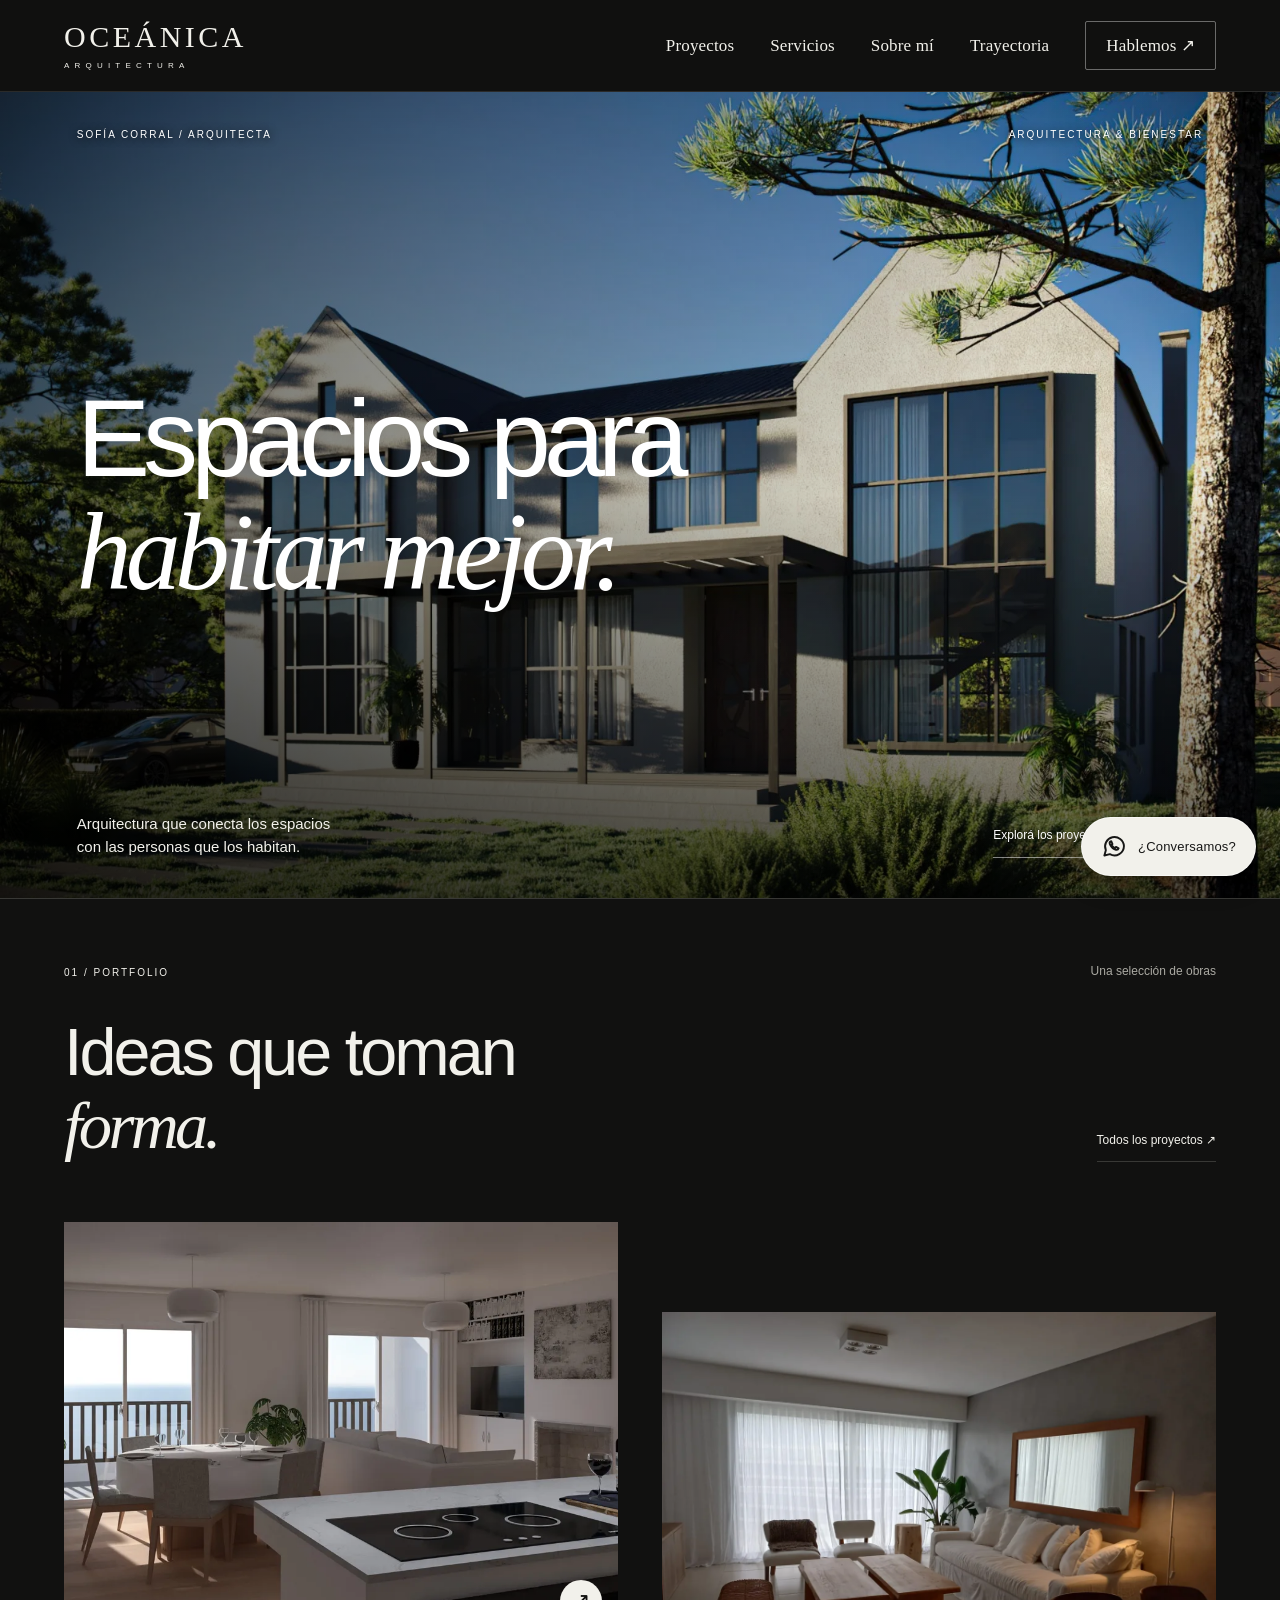
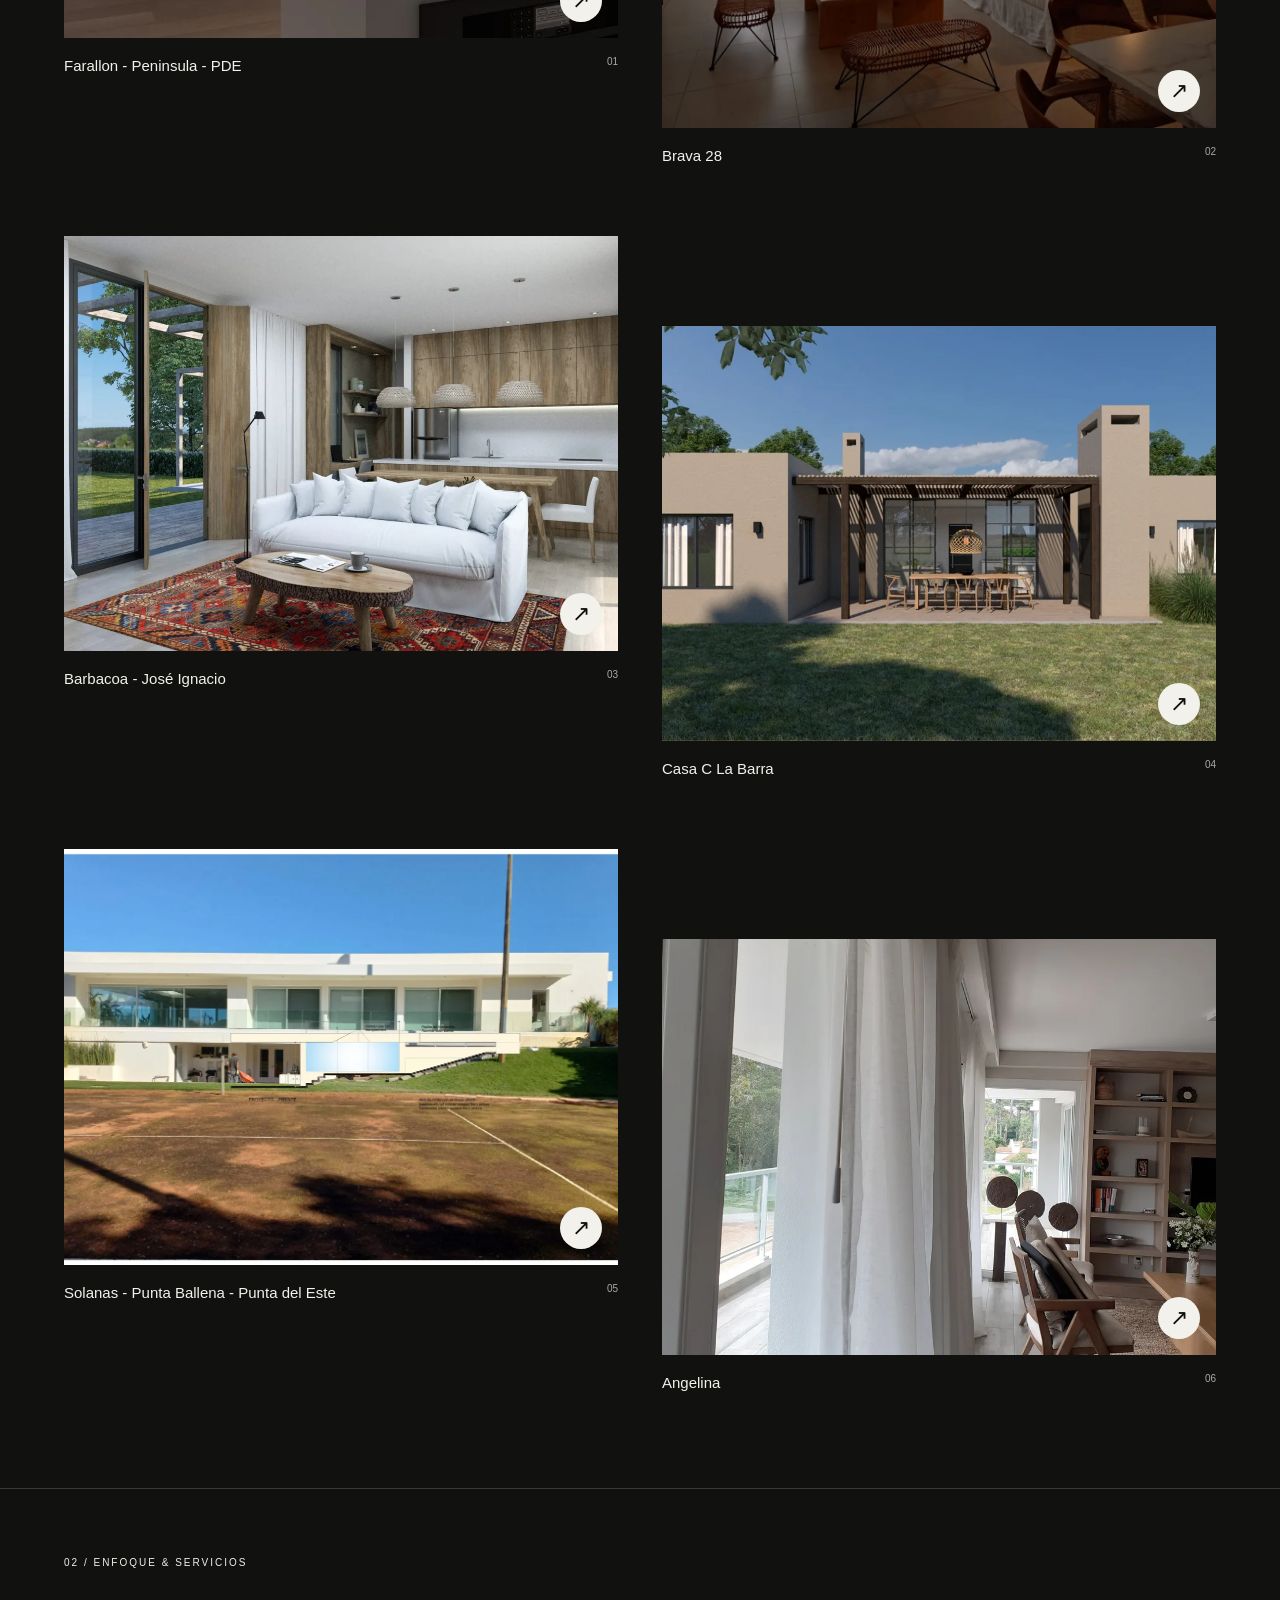
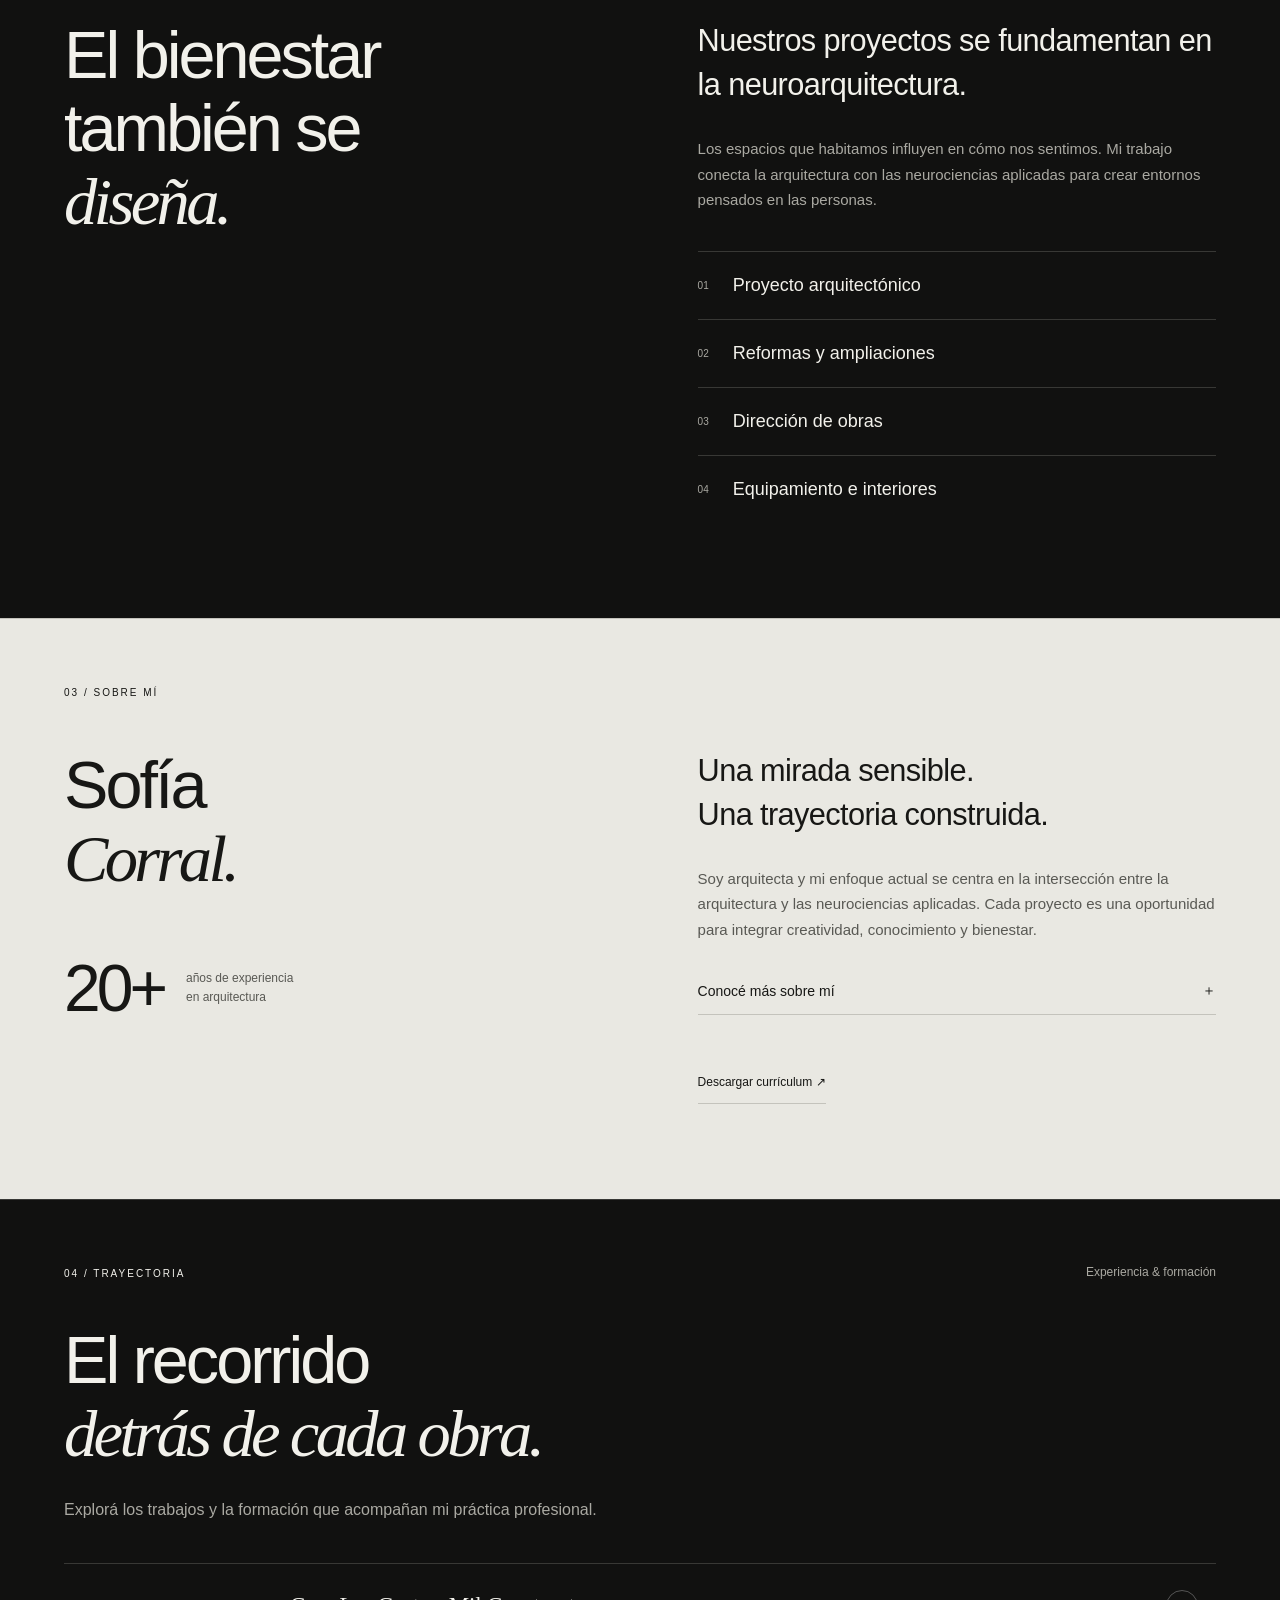
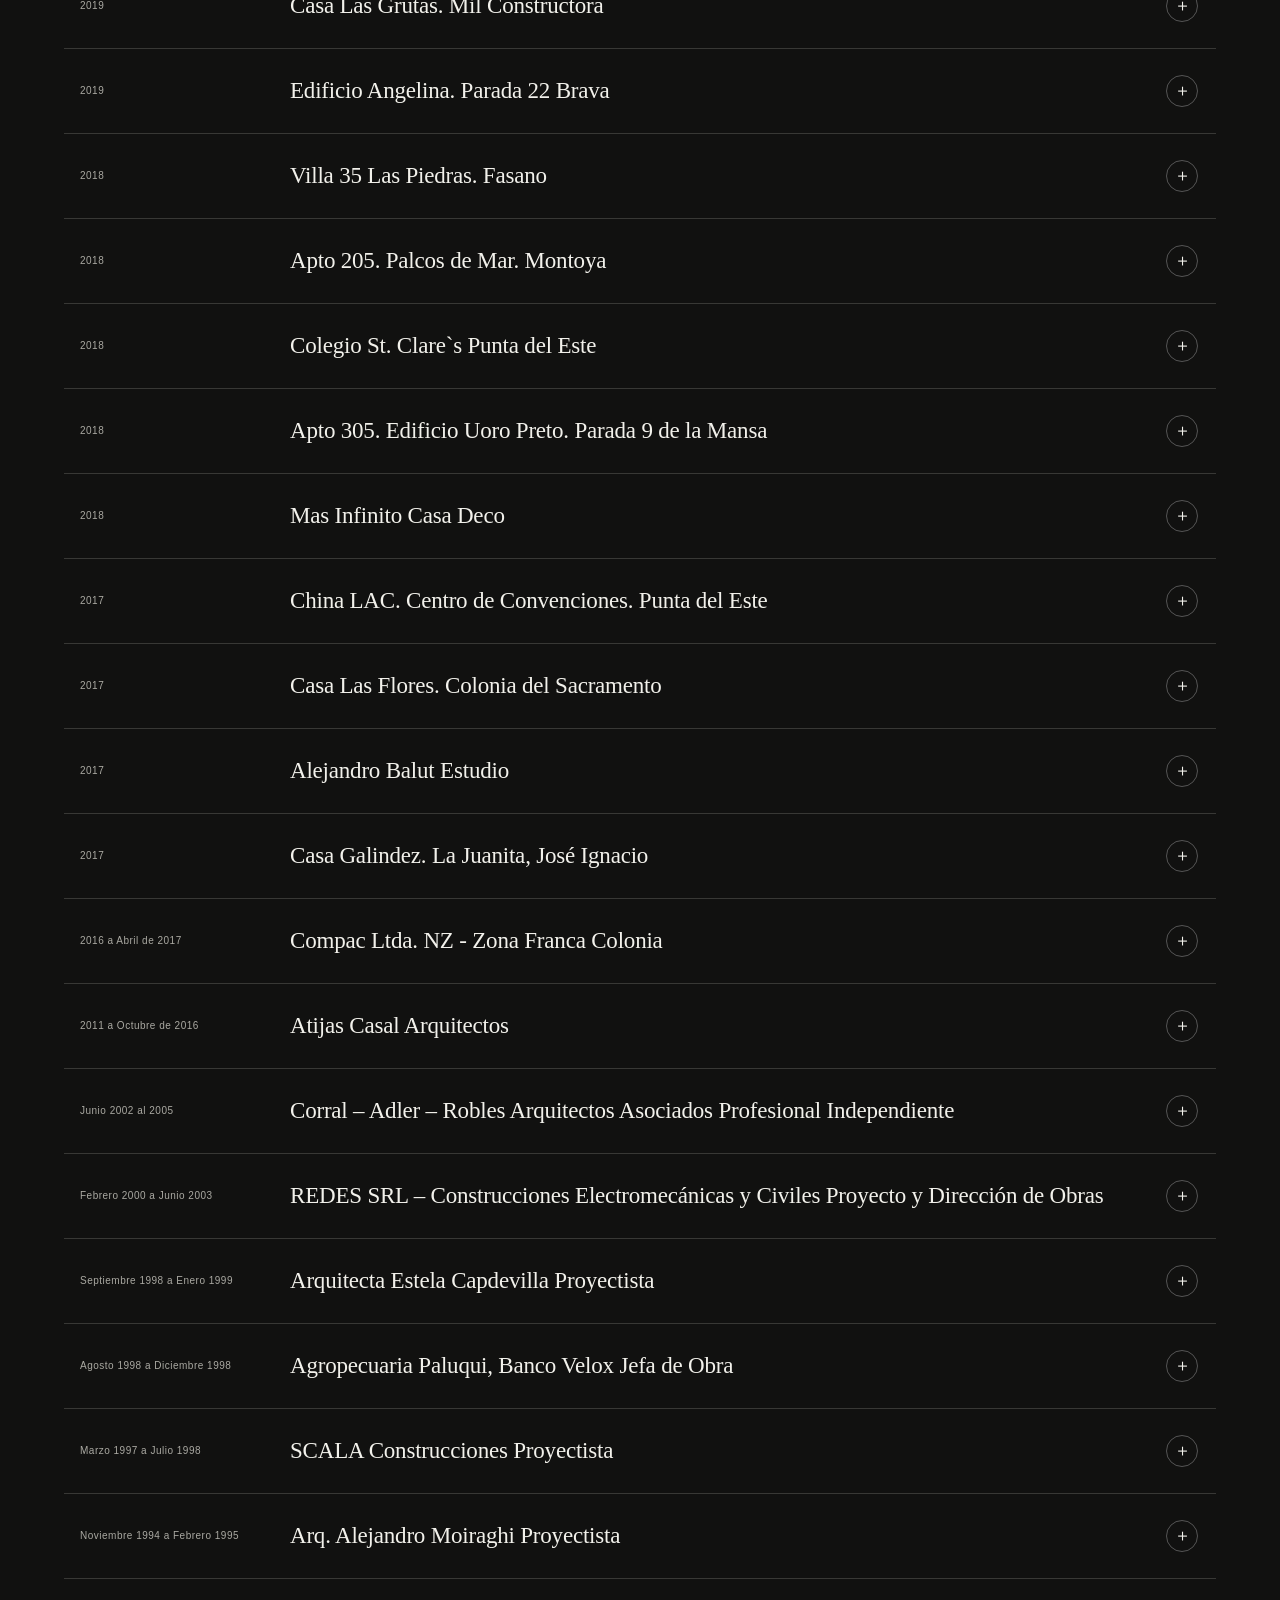
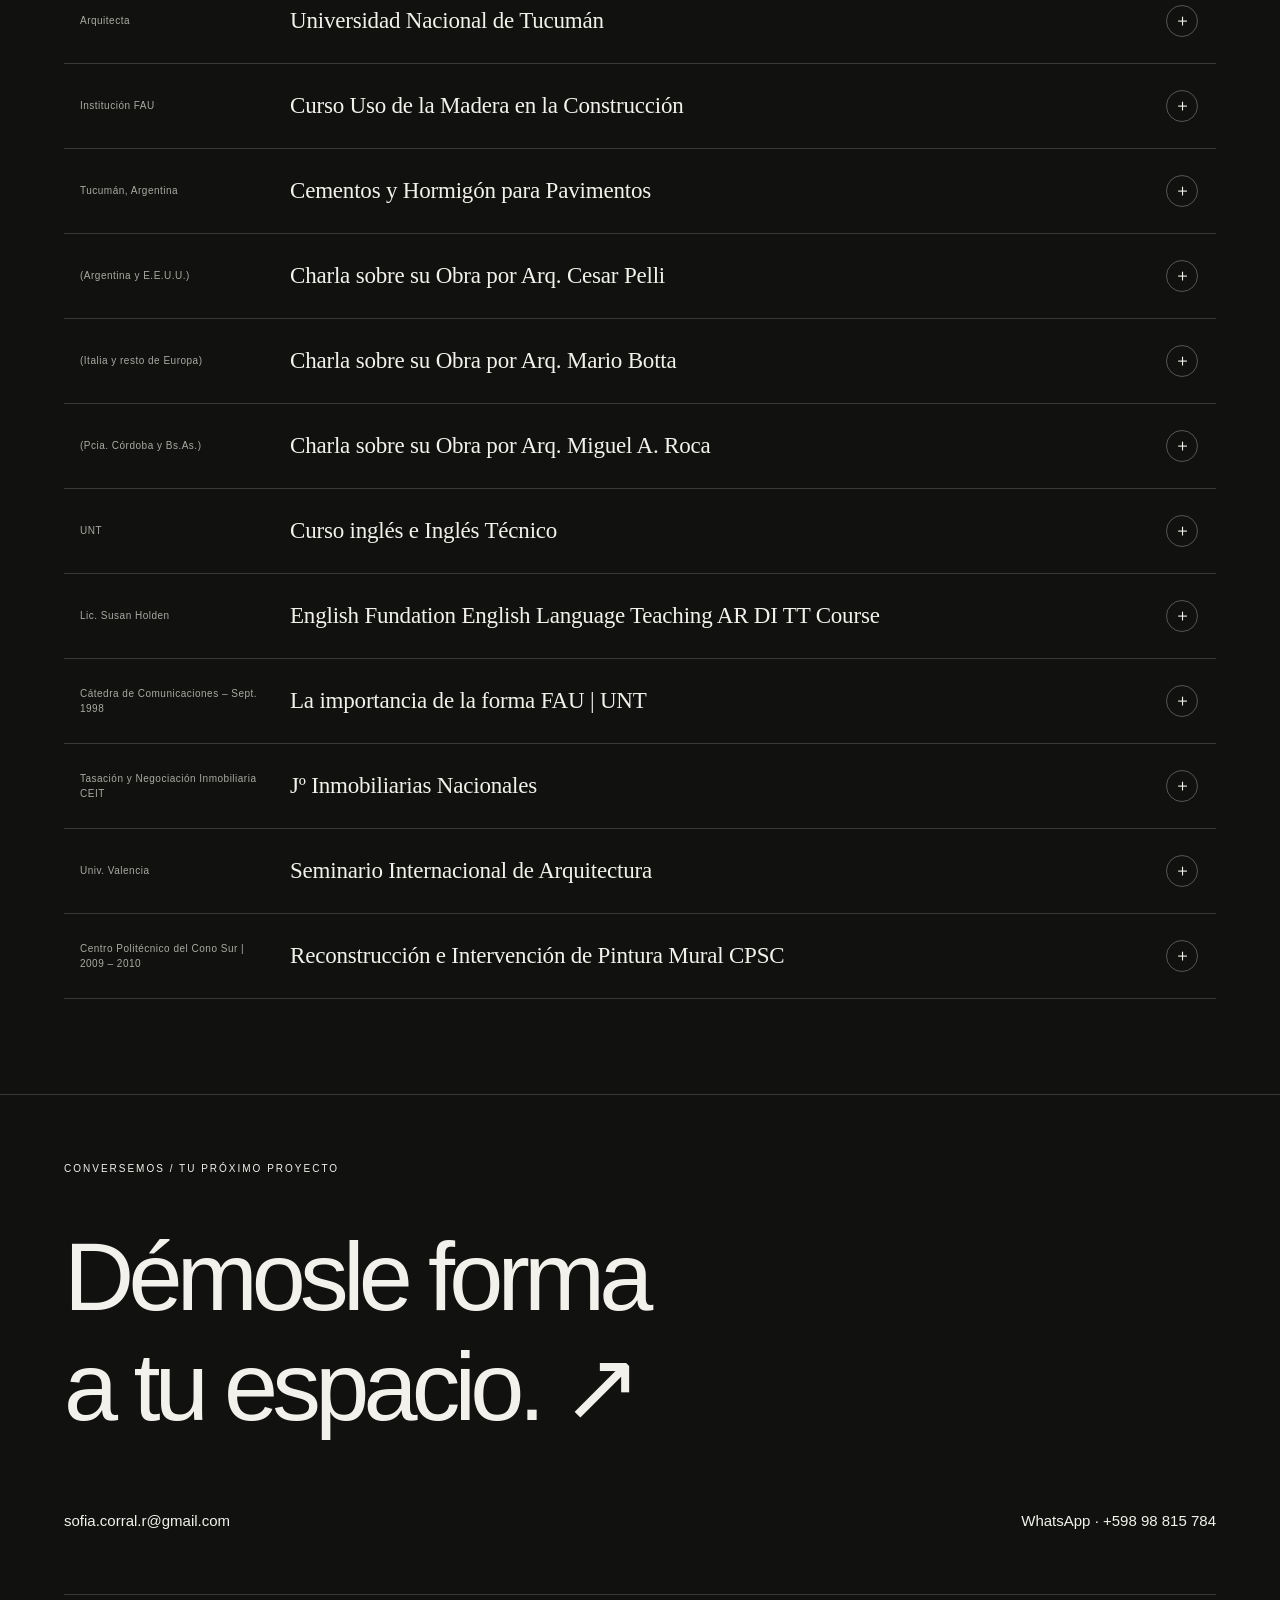
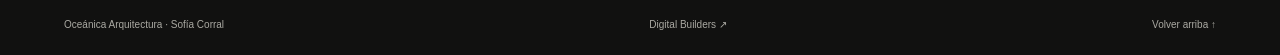
<file: index.html>
<!doctype html><html lang="es"><head><meta charset="utf-8"><meta name="viewport" content="width=device-width,initial-scale=1"><title>Oceánica Arquitectura | Sofía Corral</title><meta name="description" content="Oceánica Arquitectura. Sofía Corral: arquitectura y neuroarquitectura, proyectos, reformas y dirección de obras. Conocé su trabajo y trayectoria."><meta name="theme-color" content="#111110"><link rel="icon" href="images/OC.png"><link rel="stylesheet" href="css/oceanica.css?v=5"><script src="js/oceanica.js?v=5" defer></script></head><body><div class="brand-preloader" aria-hidden="true"><div class="preloader-mark"><svg class="loader-house" viewBox="0 0 120 100" fill="none" aria-hidden="true"><path pathLength="1" d="M12 46 60 10 108 46M24 38V88H96V38M49 88V60H71V88M33 49H42V60H33ZM79 49H88V60H79Z"/></svg><strong>OCEÁNICA</strong><span>ARQUITECTURA</span><small>Cargando…</small></div></div><a class="skip" href="#contenido">Ir al contenido</a><header class="header"><a class="brand" href="index.html" aria-label="Oceánica Arquitectura, inicio">OCEÁNICA<span>ARQUITECTURA</span></a><button class="menu-toggle" aria-expanded="false" aria-controls="navigation" aria-label="Abrir menú">Menú <span class="menu-icon" aria-hidden="true"></span></button><nav id="navigation" aria-label="Navegación principal"><a href="index.html#proyectos">Proyectos</a><a href="index.html#servicios">Servicios</a><a href="index.html#sobre-mi">Sobre mí</a><a href="index.html#trayectoria">Trayectoria</a><a class="nav-contact" href="index.html#contacto">Hablemos ↗</a></nav></header><main id="contenido"><section class="hero" id="top"><div class="hero-top"><span>SOFÍA CORRAL / ARQUITECTA</span><span>ARQUITECTURA & BIENESTAR</span></div><h1>Espacios para<br><em>habitar mejor.</em></h1><div class="hero-bottom"><p>Arquitectura que conecta los espacios<br>con las personas que los habitan.</p><a class="text-link" href="#proyectos">Explorá los proyectos <span>↓</span></a></div><div class="hero-image"><img src="images/optimized/portada-2.webp" width="1600" height="1200" alt="Arquitectura contemporánea de Oceánica" fetchpriority="high"><span>OCEÁNICA / UNA MIRADA PROPIA</span></div></section><section class="section" id="proyectos"><div class="section-top"><span class="eyebrow">01 / PORTFOLIO</span><span class="muted">Una selección de obras</span></div><div class="section-heading"><h2>Ideas que toman<br><em>forma.</em></h2><a class="text-link" href="proyectos.html">Todos los proyectos ↗</a></div><div class="projects"><a class="project" href="images/39.jpg" data-image data-title="Farallon - Peninsula - PDE"><div class="project-photo"><img src="images/optimized/39.webp" width="1200" height="675" alt="Farallon - Peninsula - PDE" loading="lazy" decoding="async"><span class="photo-arrow" aria-hidden="true">↗</span></div><div class="project-caption"><span>Farallon - Peninsula - PDE</span><small>01</small></div></a><a class="project" href="images/38.jpeg" data-image data-title="Brava 28"><div class="project-photo"><img src="images/optimized/38.webp" width="1200" height="900" alt="Brava 28" loading="lazy" decoding="async"><span class="photo-arrow" aria-hidden="true">↗</span></div><div class="project-caption"><span>Brava 28</span><small>02</small></div></a><a class="project" href="images/37.jpeg" data-image data-title="Barbacoa - José Ignacio"><div class="project-photo"><img src="images/optimized/37.webp" width="1200" height="800" alt="Barbacoa - José Ignacio" loading="lazy" decoding="async"><span class="photo-arrow" aria-hidden="true">↗</span></div><div class="project-caption"><span>Barbacoa - José Ignacio</span><small>03</small></div></a><a class="project" href="images/36.jpeg" data-image data-title="Casa C La Barra"><div class="project-photo"><img src="images/optimized/36.webp" width="1200" height="662" alt="Casa C La Barra" loading="lazy" decoding="async"><span class="photo-arrow" aria-hidden="true">↗</span></div><div class="project-caption"><span>Casa C La Barra</span><small>04</small></div></a><a class="project" href="images/5.jpg" data-image data-title="Solanas - Punta Ballena - Punta del Este"><div class="project-photo"><img src="images/optimized/5.webp" width="1200" height="849" alt="Solanas - Punta Ballena - Punta del Este" loading="lazy" decoding="async"><span class="photo-arrow" aria-hidden="true">↗</span></div><div class="project-caption"><span>Solanas - Punta Ballena - Punta del Este</span><small>05</small></div></a><a class="project" href="images/18.jpg" data-image data-title="Angelina"><div class="project-photo"><img src="images/optimized/18.webp" width="960" height="1200" alt="Angelina" loading="lazy" decoding="async"><span class="photo-arrow" aria-hidden="true">↗</span></div><div class="project-caption"><span>Angelina</span><small>06</small></div></a></div></section><section class="section services" id="servicios"><div class="eyebrow">02 / ENFOQUE & SERVICIOS</div><div class="split"><h2>El bienestar<br>también se<br><em>diseña.</em></h2><div><p class="lead">Nuestros proyectos se fundamentan en la neuroarquitectura.</p><p>Los espacios que habitamos influyen en cómo nos sentimos. Mi trabajo conecta la arquitectura con las neurociencias aplicadas para crear entornos pensados en las personas.</p><div class="service-row"><span>01</span><h3>Proyecto arquitectónico</h3></div><div class="service-row"><span>02</span><h3>Reformas y ampliaciones</h3></div><div class="service-row"><span>03</span><h3>Dirección de obras</h3></div><div class="service-row"><span>04</span><h3>Equipamiento e interiores</h3></div></div></div></section><section class="section about" id="sobre-mi"><div class="eyebrow">03 / SOBRE MÍ</div><div class="split"><div><h2>Sofía<br><em>Corral.</em></h2><span class="experience">20+ <small>años de experiencia<br>en arquitectura</small></span></div><div><p class="lead">Una mirada sensible.<br>Una trayectoria construida.</p><p>Soy arquitecta y mi enfoque actual se centra en la intersección entre la arquitectura y las neurociencias aplicadas. Cada proyecto es una oportunidad para integrar creatividad, conocimiento y bienestar.</p><details><summary>Conocé más sobre mí <span>＋</span></summary><p>Arquitecta con una pasión arraigada por la excelencia y la innovación. Con más de 20 años de experiencia dedicadas al campo de la arquitectura, mi trayectoria profesional ha sido moldeada por un compromiso inquebrantable con la calidad y la integración de los avances en mi disciplina.</p><p>Mi enfoque actual, se centra en la intersección entre la arquitectura y las neurociencias aplicadas. A lo largo de los años, he explorado profundamente cómo el diseño de espacios puede influir en el bienestar físico y mental de quienes los habitan. Esta especialización en neurociencias aplicadas a la arquitectura me ha permitido crear estructuras estéticamente impactantes, y espacios que promueven el bienestar y la felicidad de sus usuarios.</p><p>Creo firmemente en la importancia de comprender las complejas interacciones entre el entorno construido y la experiencia humana. Cada proyecto que abordo es una oportunidad para fusionar la creatividad arquitectónica con el conocimiento científico más reciente, creando así soluciones que trascienden lo estético para abordar las necesidades fundamentales de las personas.</p><p>A través de mi dedicación a la investigación, la colaboración con expertos en diversas disciplinas y mi enfoque centrado en el cliente, he establecido una reputación de confiabilidad y excelencia en el campo de la arquitectura. Siempre estoy comprometida a superar las expectativas y a ofrecer resultados que generen satisfacción, y además inspiren y transformen.</p><p>Espero tener la oportunidad de colaborar contigo en la creación de espacios que no solo sean visualmente impactantes, sino que también mejoren tu calidad de vida de manera significativa.</p></details><a class="text-link" href="pdf/oceanica-posada.pdf">Descargar currículum ↗</a></div></div></section><section class="section career" id="trayectoria"><div class="section-top"><span class="eyebrow">04 / TRAYECTORIA</span><span class="muted">Experiencia & formación</span></div><h2>El recorrido<br><em>detrás de cada obra.</em></h2><p class="career-intro">Explorá los trabajos y la formación que acompañan mi práctica profesional.</p><details class="career-row"><summary><span class="career-date">2019</span><span>Casa Las Grutas. Mil Constructora</span><b aria-hidden="true">＋</b></summary><p>Ejecución de planos de anteproyecto, planos de obra y detalles. Manejo se personal a cargo
                                    durante las tareas de reforma y ampliación de vivienda.</p></details><details class="career-row"><summary><span class="career-date">2019</span><span>Edificio Angelina. Parada 22 Brava</span><b aria-hidden="true">＋</b></summary><p>Equipamiento integral de 5 apartamentos. Terminaciones, colocación de artefactos de iluminación, cortinas, electrodomésticos y decoración. Aptos. 306, 303, 301, 104, 102.</p></details><details class="career-row"><summary><span class="career-date">2018</span><span>Villa 35 Las Piedras. Fasano</span><b aria-hidden="true">＋</b></summary><p>Dirección de obras, cómputo presupuesto. Encargada de la empresa constructora que
                                    realizaba los trabajos de ampliación de garaje, oficina, sala de cine, espejo de agua, rampas de
                                    acceso vehicular, escalera de acceso peatonal y Fogón.</p></details><details class="career-row"><summary><span class="career-date">2018</span><span>Apto 205. Palcos de Mar. Montoya</span><b aria-hidden="true">＋</b></summary><p>Ejecución de equipamiento Integral, tareas de pintura, revestimientos exteriores, colocación
                                    de artefactos de iluminación y decoración.</p></details><details class="career-row"><summary><span class="career-date">2018</span><span>Colegio St. Clare`s Punta del Este</span><b aria-hidden="true">＋</b></summary><p>Ejecución de planos, cómputos y presupuestos. Dirección de obras y manejo de personal para
                                    realización de cancha de football sintético.</p></details><details class="career-row"><summary><span class="career-date">2018</span><span>Apto 305. Edificio Uoro Preto. Parada 9 de la Mansa</span><b aria-hidden="true">＋</b></summary><p>Proyecto y Dirección de Obras, cómputos y presupuestos, Encargada de Obras de refacción de
                                    baño de servicio, Cocina, comedor de diario, lavadero, baño principal. Manejo de personal de
                                    obra, compra de materiales y ejecución de planos.</p></details><details class="career-row"><summary><span class="career-date">2018</span><span>Mas Infinito Casa Deco</span><b aria-hidden="true">＋</b></summary><p>Encargada Local de Manantiales. Cumpliendo tareas de organización, logística, venta, imagen
                                    del local, Pagos a proveedores y cuentas locales, depósitos bancarios.</p></details><details class="career-row"><summary><span class="career-date">2017</span><span>China LAC. Centro de Convenciones. Punta del Este</span><b aria-hidden="true">＋</b></summary><p>Ejecución de tareas de armado de Stands, manejo de personal en armado de los mismos,
                                    instalaciones eléctricas y recepción de materiales de decoración. Armado y desarme, de
                                    acuerdo a planos y tiempos planteados.</p></details><details class="career-row"><summary><span class="career-date">2017</span><span>Casa Las Flores. Colonia del Sacramento</span><b aria-hidden="true">＋</b></summary><p>Ejecución de Proyecto, Dirección de Obras. Reforma y ampliación de vivienda, cumpliendo
                                    tareas de jefe de obra, cómputos presupuestos, presentación de documentación en IMC.</p></details><details class="career-row"><summary><span class="career-date">2017</span><span>Alejandro Balut Estudio</span><b aria-hidden="true">＋</b></summary><p>Desempeño de tareas de anteproyecto, Proyectos, Dirección de Obras Cómputos y
                                    Presupuestos. Obras: Edificio La Pionera Punta Ballena. Reforma y Refacción Parador Bagatelle
                                    Punta del Este Resort. Apto Piso 23 Edificio Roosevelt Center. Para mencionar algunos.</p></details><details class="career-row"><summary><span class="career-date">2017</span><span>Casa Galindez. La Juanita, José Ignacio</span><b aria-hidden="true">＋</b></summary><p>Dirección de Obras, cómputos presupuestos. Proyecto realizado por estudio Arlic-Galindez.
                                    Ejecución de obra en estudio propio.</p></details><details class="career-row"><summary><span class="career-date">2016 a Abril de 2017</span><span>Compac Ltda. NZ - Zona Franca Colonia</span><b aria-hidden="true">＋</b></summary><p>Asesoramiento para nuevo
                                    sistema constructivo seco en base a poliurea y placa de roca de yeso. Proyecto Piloto con casa
                                    de 80 m2. Dirección de obra. Proyecto para oficinas de Pepsico Colonia en Zona Franca. Mi trabajo consistía en controlar los procesos de obra, optimizar los
                                    tiempos de ejecución, mejorar la calidad de producción, controlar los insumos, pagos y costos
                                    del sistema.</p></details><details class="career-row"><summary><span class="career-date">2011 a Octubre de 2016</span><span>Atijas Casal Arquitectos</span><b aria-hidden="true">＋</b></summary><p>Administración SH Edificio Altos del Virrey.
                                    Real Colonia Hotel. Colonia del Sacramento. El trabajo consistía en Gerencia de Administración
                                    Hotelera de 42 apartamentos, manejo de recursos, liquidación de ganancias, pagos a los
                                    propietarios, relaciones públicas entre los propietarios y el Hotel, También chequeo y entrega
                                    de unidades terminadas a los propietarios, chequeo y revisión de inventario de mobiliario de
                                    aptos.</p></details><details class="career-row"><summary><span class="career-date">Junio 2002 al 2005</span><span>Corral – Adler – Robles Arquitectos Asociados Profesional Independiente</span><b aria-hidden="true">＋</b></summary><p>Proyecto, Dirección Técnica y Ejecución de Obras nuevas y Remodelaciones.
                                    Solicitar información si se requiere. Algunos de los trabajos realizados son: Diseño de Viviendas
                                    unifamiliares, remodelación de viviendas de una y dos plantas. Arquitectura Comercial.
                                    Oficinas. Presentación de carpetas de proyectos de Inversión para Barrios Privados. Tucumán
                                    Argentina.</p></details><details class="career-row"><summary><span class="career-date">Febrero 2000 a Junio 2003</span><span>REDES SRL – Construcciones Electromecánicas y Civiles Proyecto y Dirección de Obras</span><b aria-hidden="true">＋</b></summary><p>Esta compañía ofrecía servicios a grandes empresas estatales y
                                    privadas, como Telecom Argentina y Gasnor (Empresa de Gas del Noroeste), para la ejecución
                                    de obras electromecánicas y civiles. El trabajo consistía en el armado de la carpeta completa
                                    desde la etapa de anteproyecto hasta el final de la obra: La carpeta incluía anteproyecto,
                                    proyecto con ejecución de todos los planos necesarios para enviar a las empresas
                                    constructoras para la ejecución de presupuestos, selección y revisión de cómputos y
                                    presupuestos, dirección y supervisión de las Obras asignadas.</p></details><details class="career-row"><summary><span class="career-date">Septiembre 1998 a Enero 1999</span><span>Arquitecta Estela Capdevilla Proyectista</span><b aria-hidden="true">＋</b></summary><p>Proyecto y dibujo
                                    de planos de casas unifamiliares de una y dos plantas. La Rioja Argentina.</p></details><details class="career-row"><summary><span class="career-date">Agosto 1998 a Diciembre 1998</span><span>Agropecuaria Paluqui, Banco Velox Jefa de Obra</span><b aria-hidden="true">＋</b></summary><p>Proyecto y
                                    dirección técnica de ampliaciones que incluían, galería, quincho, pileta, asador, baño y
                                    lavadero. Ampliación de casa existente, Oficina de Gerenciamiento. La Rioja, Argentina.</p></details><details class="career-row"><summary><span class="career-date">Marzo 1997 a Julio 1998</span><span>SCALA Construcciones Proyectista</span><b aria-hidden="true">＋</b></summary><p>Dibujo de planos y proyecto de
                                    casas unifamiliares y dúplex. Tucumán, Argentina.</p></details><details class="career-row"><summary><span class="career-date">Noviembre 1994 a Febrero 1995</span><span>Arq. Alejandro Moiraghi Proyectista</span><b aria-hidden="true">＋</b></summary><p>El Trabajo consistía en pasar planos de arquitectura, e ideas de proyecto de viviendas privadas, bares, edificios comerciales. Tucumán, Argentina.</p></details><details class="career-row"><summary><span class="career-date">Arquitecta</span><span>Universidad Nacional de Tucumán</span><b aria-hidden="true">＋</b></summary><p>Solicitar títulos y certificados</p></details><details class="career-row"><summary><span class="career-date">Institución FAU</span><span>Curso Uso de la Madera en la Construcción</span><b aria-hidden="true">＋</b></summary><p>Cátedra de Construcciones I –
                                    Arq. Meyase Edificios Inteligentes FAU (Facultad de Arquitectura y Urbanismo) y Fundación
                                    Banco Empresario</p></details><details class="career-row"><summary><span class="career-date">Tucumán, Argentina</span><span>Cementos y Hormigón para Pavimentos</span><b aria-hidden="true">＋</b></summary><p>Empresa Minetti y Cemento Hércules Autocad R14 al
                                    2010 Colegio de Arquitectos.</p></details><details class="career-row"><summary><span class="career-date">(Argentina y E.E.U.U.)</span><span>Charla sobre su Obra por Arq. Cesar Pelli</span><b aria-hidden="true">＋</b></summary><p>CEFAU (Centro de estudios
                                    Facultad de Arq. Y Urbanismo) - Tucumán</p></details><details class="career-row"><summary><span class="career-date">(Italia y resto de Europa)</span><span>Charla sobre su Obra por Arq. Mario Botta</span><b aria-hidden="true">＋</b></summary><p>CEFAU - Charla
                                    sobre su Obra por Arq. T. Díaz (Pcia. de Córdoba, Argentina) CEFAU – Tucumán.</p></details><details class="career-row"><summary><span class="career-date">(Pcia. Córdoba y Bs.As.)</span><span>Charla sobre su Obra por Arq. Miguel A. Roca</span><b aria-hidden="true">＋</b></summary><p>Charla sobre su Obra por Arq. Mario Solsona (Pcia. De Bs.As.) CEFAU – Tucumán.</p></details><details class="career-row"><summary><span class="career-date">UNT</span><span>Curso inglés e Inglés Técnico</span><b aria-hidden="true">＋</b></summary><p>Curso inglés e Inglés Técnico para Abogados Institución Prof. Felicitas Paz Zavalia – UNT</p></details><details class="career-row"><summary><span class="career-date">Lic. Susan Holden</span><span>English Fundation English Language Teaching AR DI TT Course</span><b aria-hidden="true">＋</b></summary><p></p></details><details class="career-row"><summary><span class="career-date">Cátedra de Comunicaciones – Sept. 1998</span><span>La importancia de la forma FAU | UNT</span><b aria-hidden="true">＋</b></summary><p></p></details><details class="career-row"><summary><span class="career-date">Tasación y Negociación Inmobiliaria CEIT</span><span>Jº Inmobiliarias Nacionales</span><b aria-hidden="true">＋</b></summary><p>Cámara de empresas inmobiliarias de Tucumán.</p></details><details class="career-row"><summary><span class="career-date">Univ. Valencia</span><span>Seminario Internacional de Arquitectura</span><b aria-hidden="true">＋</b></summary><p>2007-08 Centro Politécnico del Cono Sur.</p></details><details class="career-row"><summary><span class="career-date">Centro Politécnico del Cono Sur | 2009 – 2010</span><span>Reconstrucción e Intervención de Pintura Mural CPSC</span><b aria-hidden="true">＋</b></summary><p></p></details></section></main><footer id="contacto" class="contact section"><div class="eyebrow">CONVERSEMOS / TU PRÓXIMO PROYECTO</div><a class="contact-title" href="https://wa.me/59898815784?text=Hola%2C%20visit%C3%A9%20tu%20sitio%20web%20y%20quisiera%20consultarte%20por%20un%20proyecto.">Démosle forma<br>a tu espacio. <span>↗</span></a><div class="contact-bottom"><a href="mailto:sofia.corral.r@gmail.com">sofia.corral.r@gmail.com</a><a href="https://wa.me/59898815784?text=Hola%2C%20visit%C3%A9%20tu%20sitio%20web%20y%20quisiera%20consultarte%20por%20un%20proyecto.">WhatsApp · +598 98 815 784</a></div><div class="credits"><span>Oceánica Arquitectura · Sofía Corral</span><a href="https://digitalbuilders.uy/">Digital Builders ↗</a><a href="#top">Volver arriba ↑</a></div></footer><dialog class="lightbox"><button class="close" aria-label="Cerrar imagen">Cerrar ✕</button><img alt=""><p></p></dialog><a class="whatsapp-float" href="https://wa.me/59898815784?text=Hola%2C%20visit%C3%A9%20tu%20sitio%20web%20y%20quisiera%20consultarte%20por%20un%20proyecto." target="_blank" rel="noopener noreferrer" aria-label="Conversar con Sofía por WhatsApp"><svg viewBox="0 0 24 24" aria-hidden="true" fill="none" stroke="currentColor" stroke-width="1.7" stroke-linecap="round" stroke-linejoin="round"><path d="M20.4 11.5a8.4 8.4 0 0 1-12.5 7.3L3 20l1.3-4.7A8.4 8.4 0 1 1 20.4 11.5Z"/><path d="M8.2 7.6c-.7.6-.6 2 .2 3.4 1.1 2 2.9 3.4 4.9 3.9 1.4.3 2.1-.4 2.4-1.3l-2.4-1.2-.9 1c-1.3-.5-2.4-1.5-3-2.8l.8-.8-1.1-2.5Z"/></svg><span>¿Conversamos?</span></a></body></html>
</file>
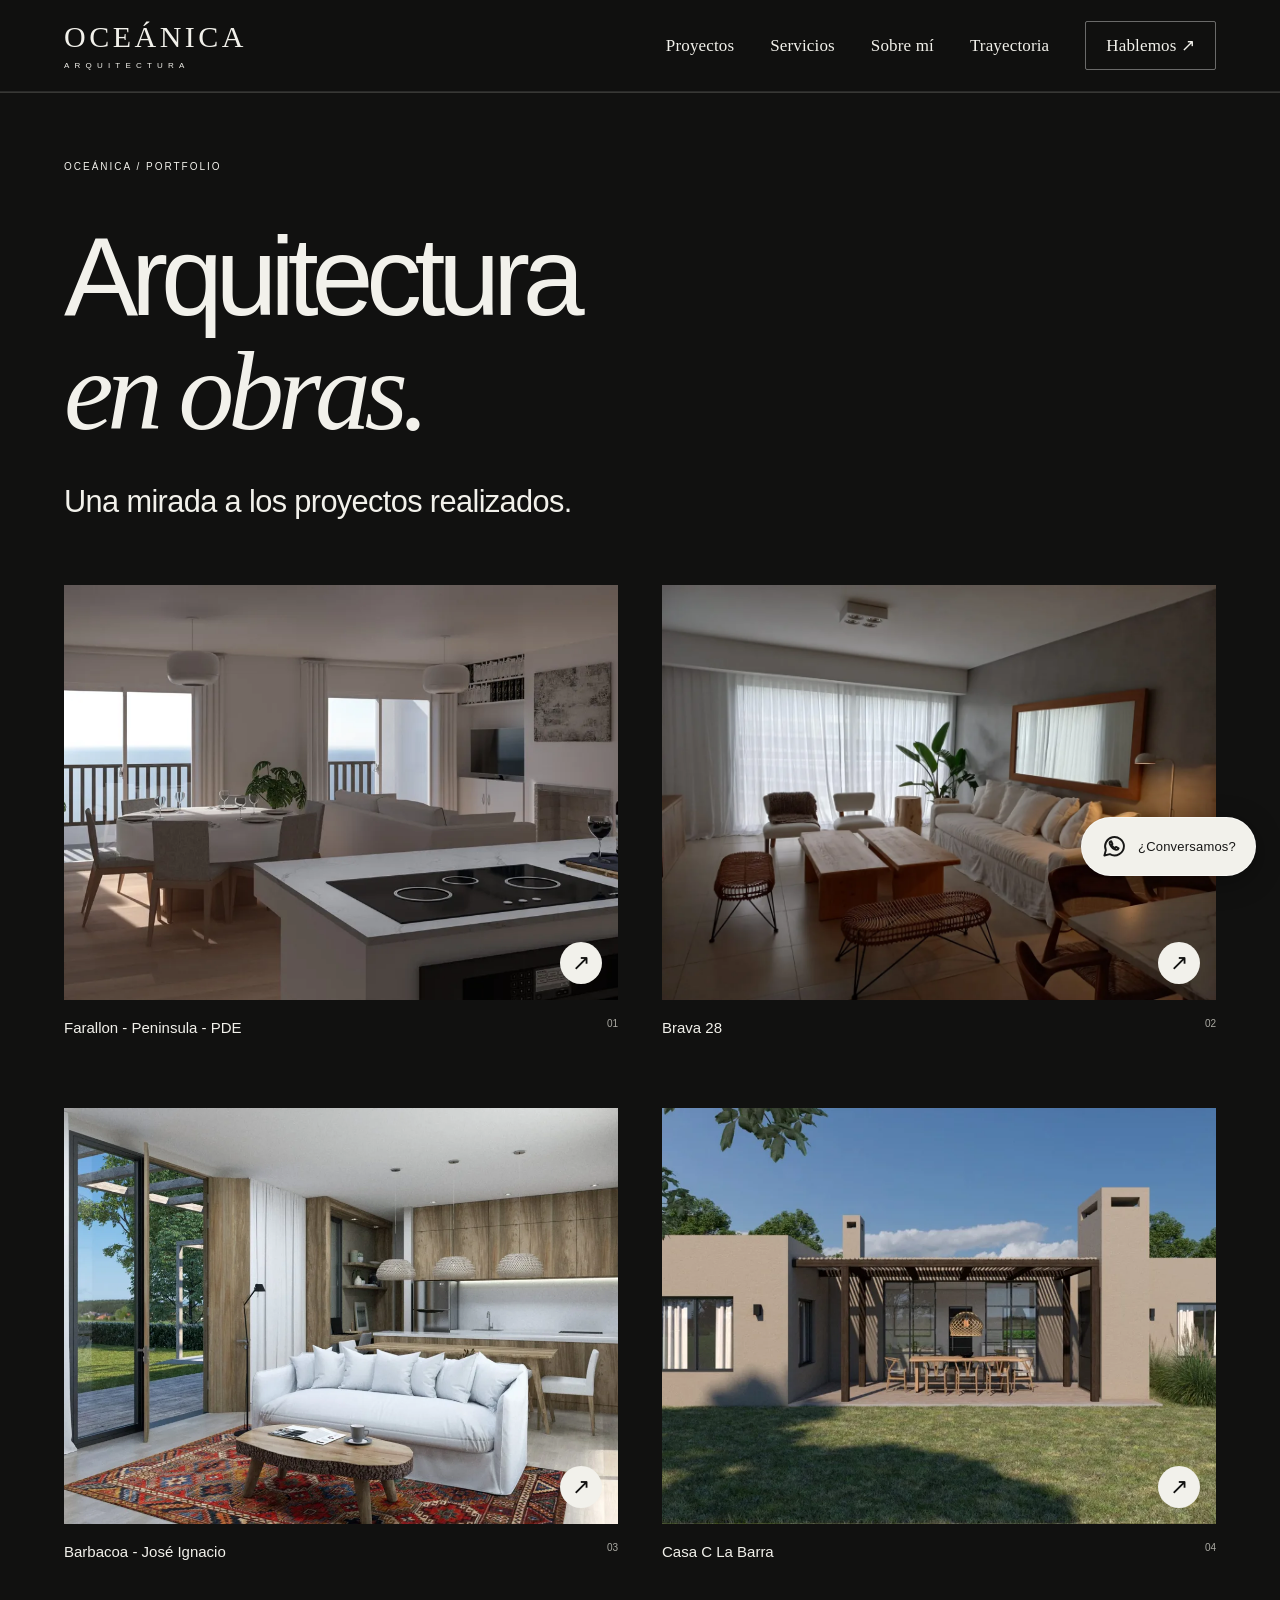
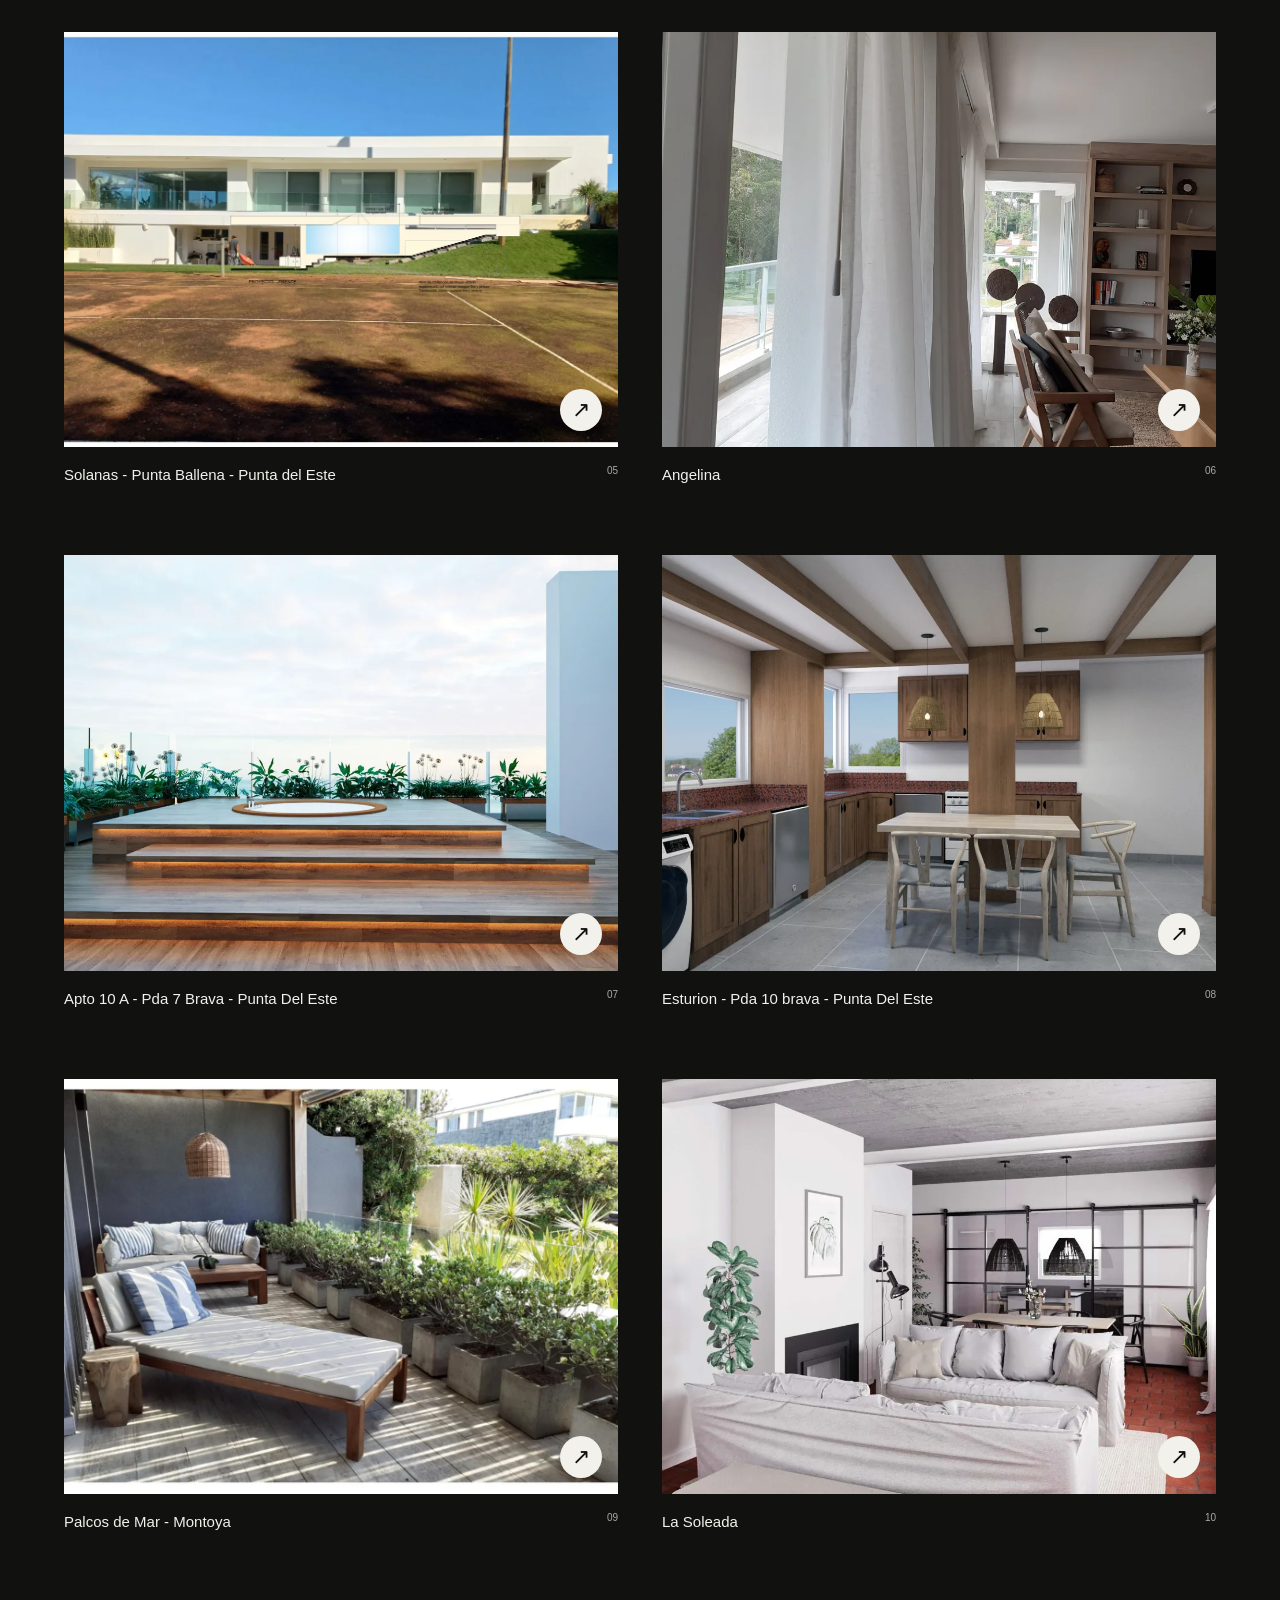
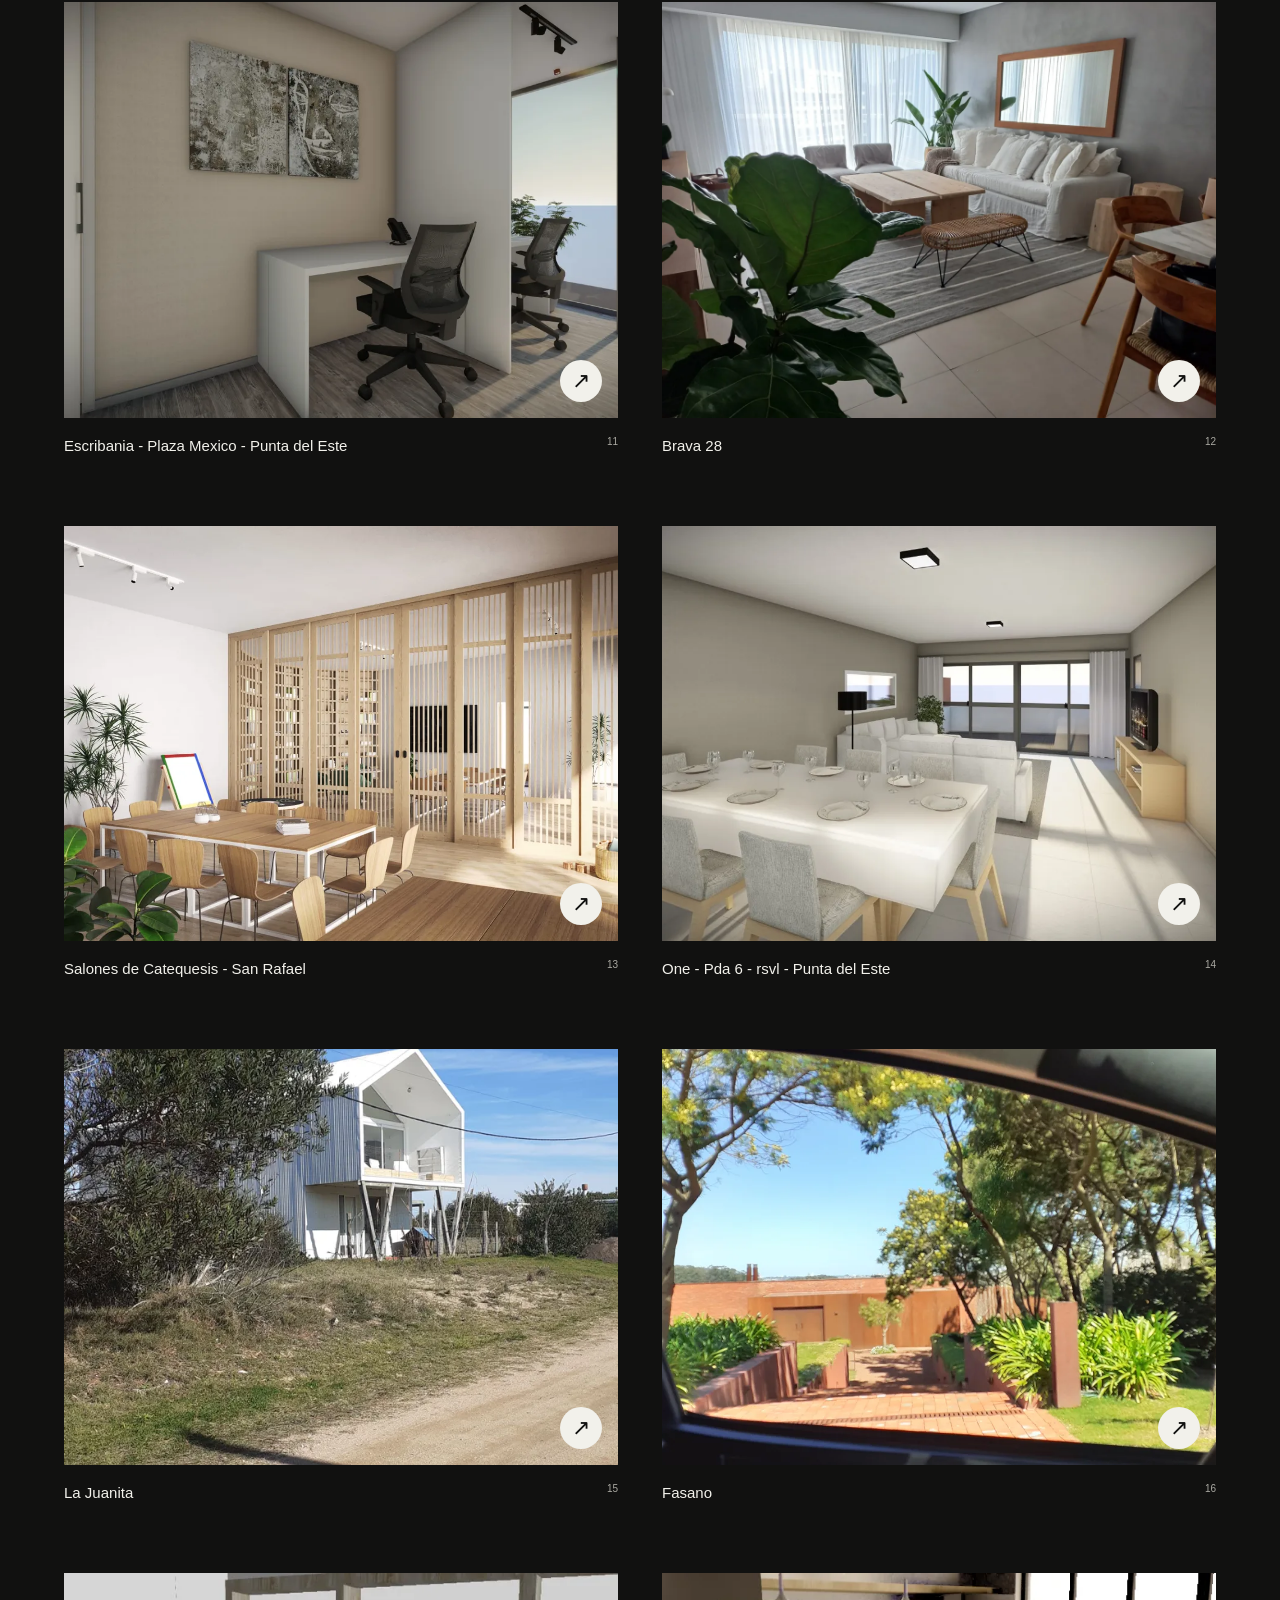
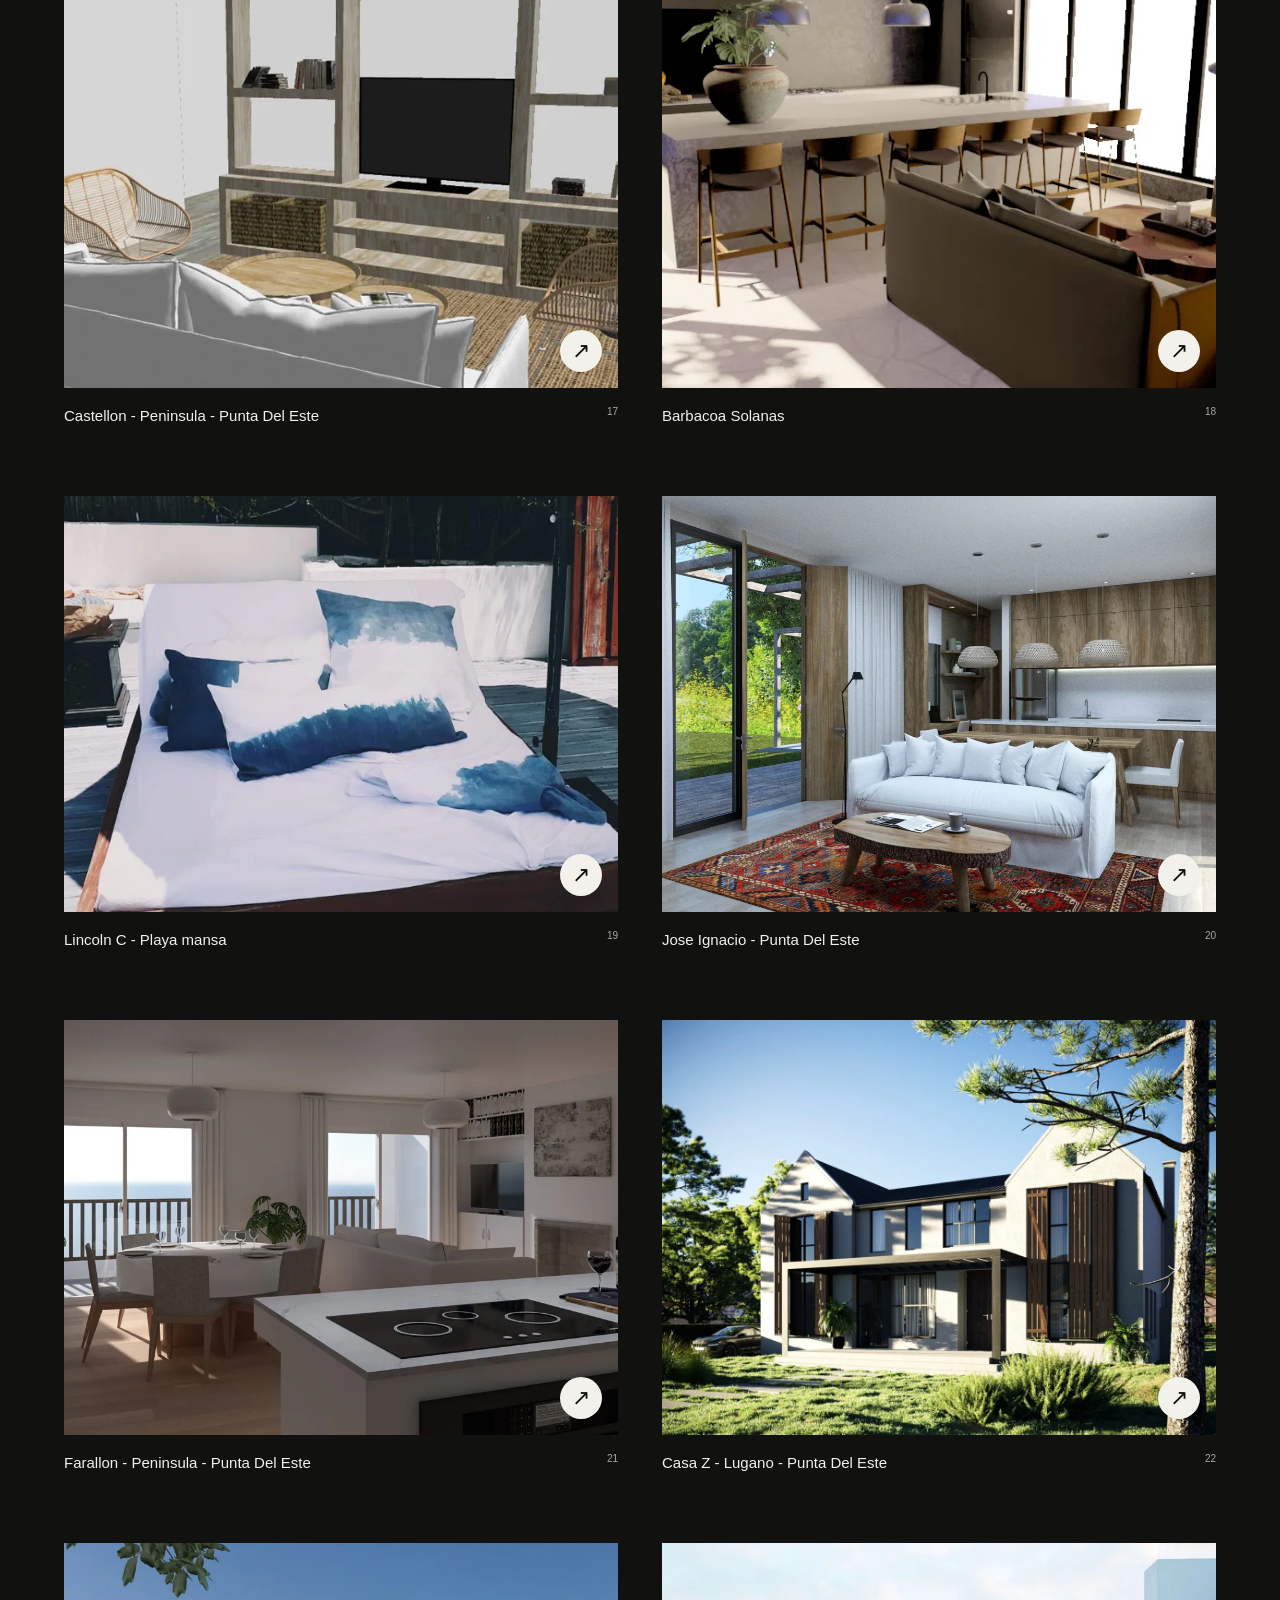
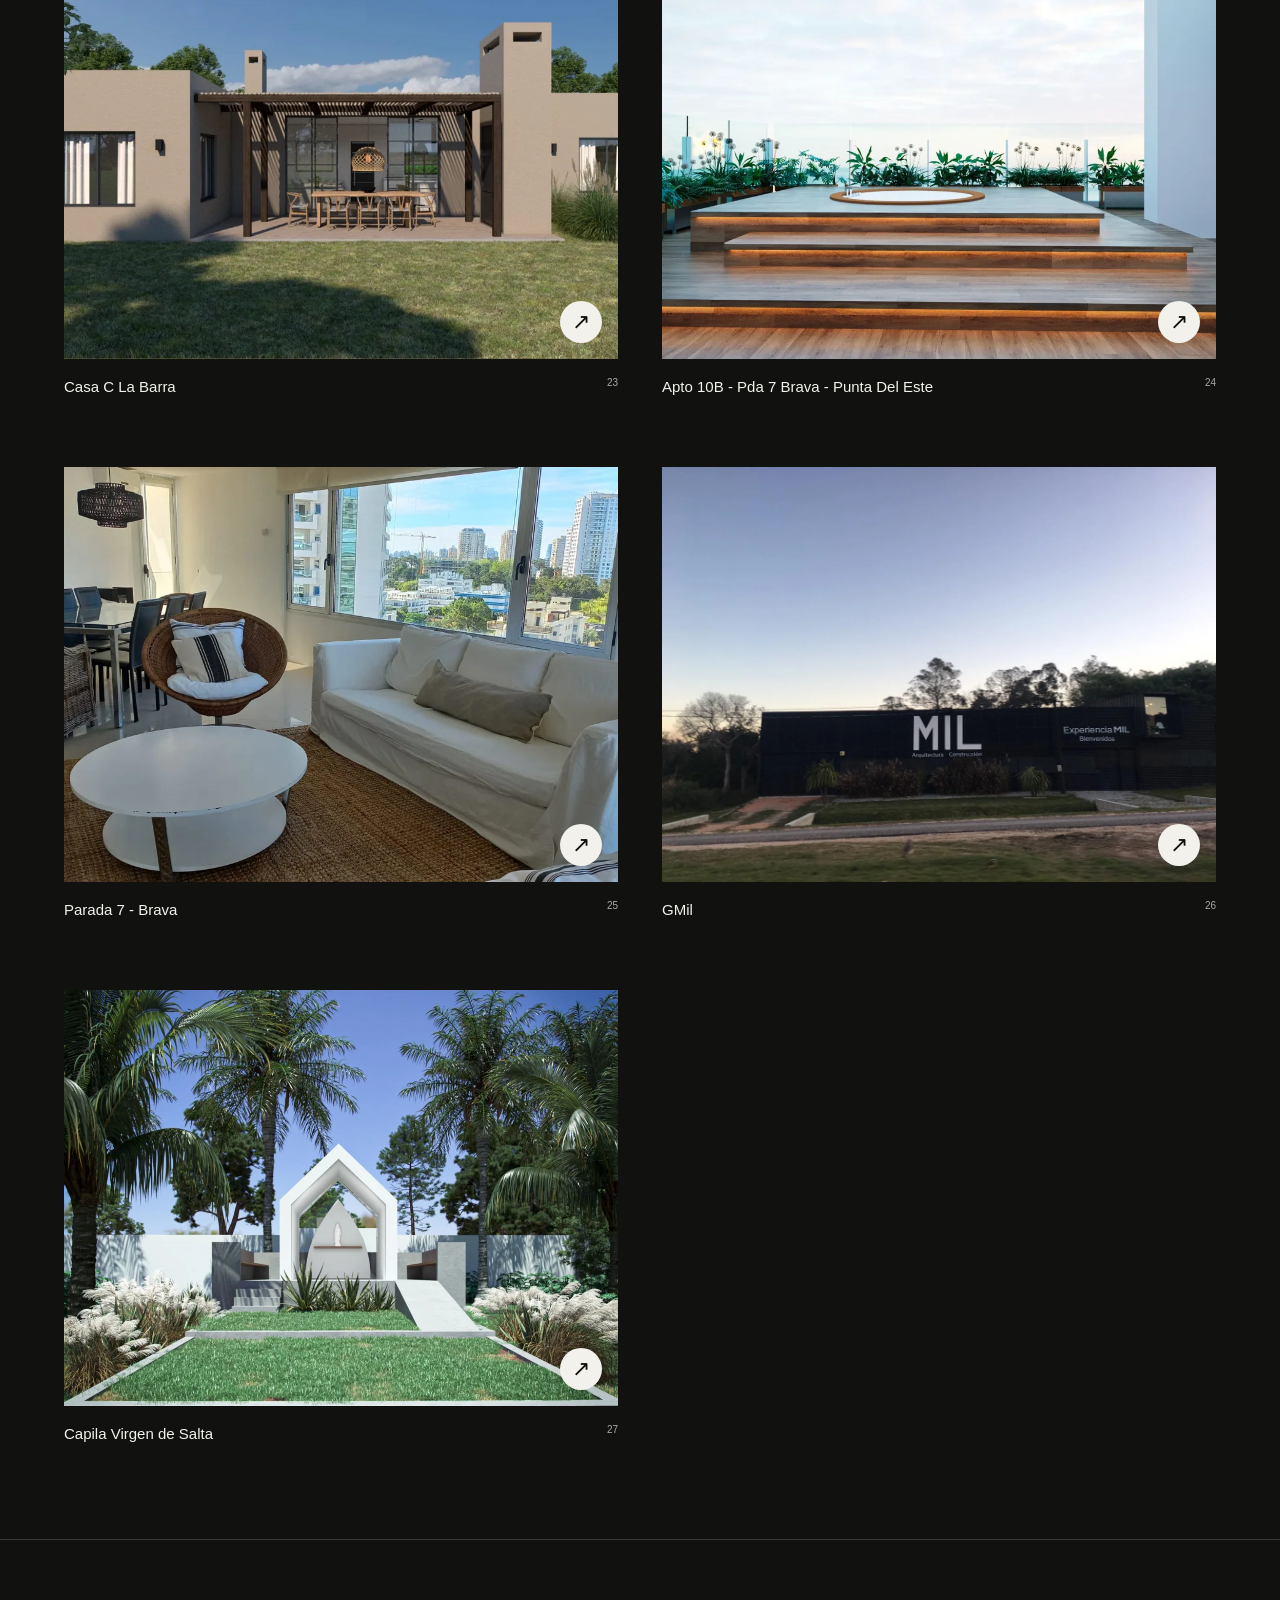
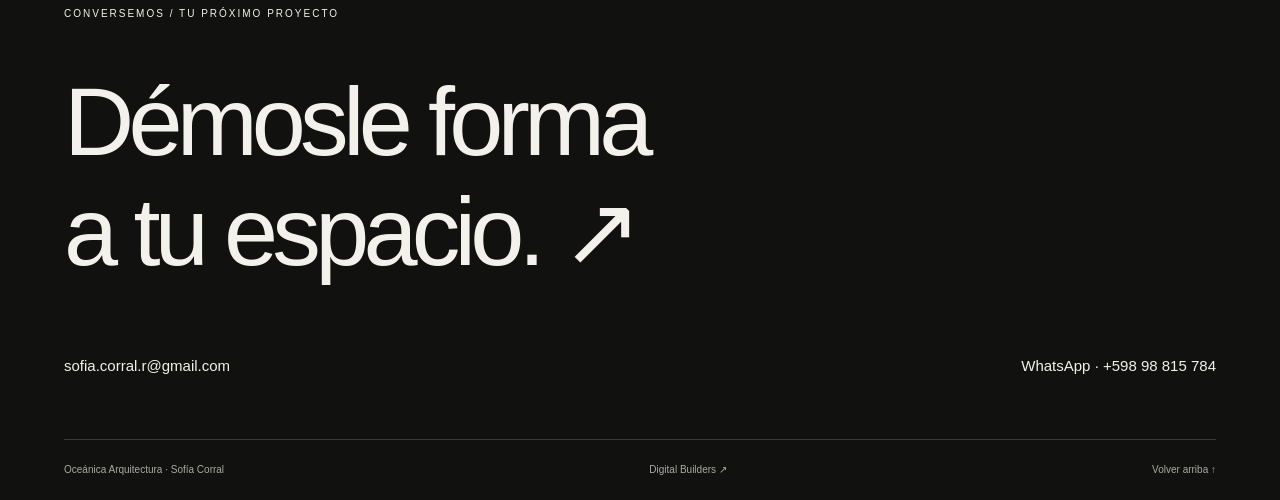
<file: proyectos.html>
<!doctype html><html lang="es"><head><meta charset="utf-8"><meta name="viewport" content="width=device-width,initial-scale=1"><title>Proyectos | Oceánica Arquitectura</title><meta name="description" content="Oceánica Arquitectura. Sofía Corral: arquitectura y neuroarquitectura, proyectos, reformas y dirección de obras. Conocé su trabajo y trayectoria."><meta name="theme-color" content="#111110"><link rel="icon" href="images/OC.png"><link rel="stylesheet" href="css/oceanica.css?v=5"><script src="js/oceanica.js?v=5" defer></script></head><body><div class="brand-preloader" aria-hidden="true"><div class="preloader-mark"><svg class="loader-house" viewBox="0 0 120 100" fill="none" aria-hidden="true"><path pathLength="1" d="M12 46 60 10 108 46M24 38V88H96V38M49 88V60H71V88M33 49H42V60H33ZM79 49H88V60H79Z"/></svg><strong>OCEÁNICA</strong><span>ARQUITECTURA</span><small>Cargando…</small></div></div><a class="skip" href="#contenido">Ir al contenido</a><header class="header"><a class="brand" href="index.html" aria-label="Oceánica Arquitectura, inicio">OCEÁNICA<span>ARQUITECTURA</span></a><button class="menu-toggle" aria-expanded="false" aria-controls="navigation" aria-label="Abrir menú">Menú <span class="menu-icon" aria-hidden="true"></span></button><nav id="navigation" aria-label="Navegación principal"><a href="index.html#proyectos">Proyectos</a><a href="index.html#servicios">Servicios</a><a href="index.html#sobre-mi">Sobre mí</a><a href="index.html#trayectoria">Trayectoria</a><a class="nav-contact" href="index.html#contacto">Hablemos ↗</a></nav></header><main id="contenido"><section class="section archive" id="top"><div class="eyebrow">OCEÁNICA / PORTFOLIO</div><h1>Arquitectura<br><em>en obras.</em></h1><p class="lead">Una mirada a los proyectos realizados.</p><div class="projects"><a class="project" href="images/39.jpg" data-image data-title="Farallon - Peninsula - PDE"><div class="project-photo"><img src="images/optimized/39.webp" width="1200" height="675" alt="Farallon - Peninsula - PDE" loading="lazy" decoding="async"><span class="photo-arrow" aria-hidden="true">↗</span></div><div class="project-caption"><span>Farallon - Peninsula - PDE</span><small>01</small></div></a><a class="project" href="images/38.jpeg" data-image data-title="Brava 28"><div class="project-photo"><img src="images/optimized/38.webp" width="1200" height="900" alt="Brava 28" loading="lazy" decoding="async"><span class="photo-arrow" aria-hidden="true">↗</span></div><div class="project-caption"><span>Brava 28</span><small>02</small></div></a><a class="project" href="images/37.jpeg" data-image data-title="Barbacoa - José Ignacio"><div class="project-photo"><img src="images/optimized/37.webp" width="1200" height="800" alt="Barbacoa - José Ignacio" loading="lazy" decoding="async"><span class="photo-arrow" aria-hidden="true">↗</span></div><div class="project-caption"><span>Barbacoa - José Ignacio</span><small>03</small></div></a><a class="project" href="images/36.jpeg" data-image data-title="Casa C La Barra"><div class="project-photo"><img src="images/optimized/36.webp" width="1200" height="662" alt="Casa C La Barra" loading="lazy" decoding="async"><span class="photo-arrow" aria-hidden="true">↗</span></div><div class="project-caption"><span>Casa C La Barra</span><small>04</small></div></a><a class="project" href="images/5.jpg" data-image data-title="Solanas - Punta Ballena - Punta del Este"><div class="project-photo"><img src="images/optimized/5.webp" width="1200" height="849" alt="Solanas - Punta Ballena - Punta del Este" loading="lazy" decoding="async"><span class="photo-arrow" aria-hidden="true">↗</span></div><div class="project-caption"><span>Solanas - Punta Ballena - Punta del Este</span><small>05</small></div></a><a class="project" href="images/18.jpg" data-image data-title="Angelina"><div class="project-photo"><img src="images/optimized/18.webp" width="960" height="1200" alt="Angelina" loading="lazy" decoding="async"><span class="photo-arrow" aria-hidden="true">↗</span></div><div class="project-caption"><span>Angelina</span><small>06</small></div></a><a class="project" href="images/34.jpeg" data-image data-title="Apto 10 A - Pda 7 Brava - Punta Del Este"><div class="project-photo"><img src="images/optimized/34.webp" width="960" height="1200" alt="Apto 10 A - Pda 7 Brava - Punta Del Este" loading="lazy" decoding="async"><span class="photo-arrow" aria-hidden="true">↗</span></div><div class="project-caption"><span>Apto 10 A - Pda 7 Brava - Punta Del Este</span><small>07</small></div></a><a class="project" href="images/32.jpeg" data-image data-title="Esturion  - Pda 10 brava - Punta Del Este"><div class="project-photo"><img src="images/optimized/32.webp" width="1200" height="800" alt="Esturion  - Pda 10 brava - Punta Del Este" loading="lazy" decoding="async"><span class="photo-arrow" aria-hidden="true">↗</span></div><div class="project-caption"><span>Esturion  - Pda 10 brava - Punta Del Este</span><small>08</small></div></a><a class="project" href="images/14.jpg" data-image data-title="Palcos de Mar - Montoya"><div class="project-photo"><img src="images/optimized/14.webp" width="1200" height="1200" alt="Palcos de Mar - Montoya" loading="lazy" decoding="async"><span class="photo-arrow" aria-hidden="true">↗</span></div><div class="project-caption"><span>Palcos de Mar - Montoya</span><small>09</small></div></a><a class="project" href="images/15.jpeg" data-image data-title="La Soleada"><div class="project-photo"><img src="images/optimized/15.webp" width="960" height="1200" alt="La Soleada" loading="lazy" decoding="async"><span class="photo-arrow" aria-hidden="true">↗</span></div><div class="project-caption"><span>La Soleada</span><small>10</small></div></a><a class="project" href="images/16.jpg" data-image data-title="Escribania  - Plaza Mexico  - Punta del Este"><div class="project-photo"><img src="images/optimized/16.webp" width="1200" height="675" alt="Escribania  - Plaza Mexico  - Punta del Este" loading="lazy" decoding="async"><span class="photo-arrow" aria-hidden="true">↗</span></div><div class="project-caption"><span>Escribania  - Plaza Mexico  - Punta del Este</span><small>11</small></div></a><a class="project" href="images/17.jpeg" data-image data-title="Brava 28"><div class="project-photo"><img src="images/optimized/17.webp" width="1200" height="900" alt="Brava 28" loading="lazy" decoding="async"><span class="photo-arrow" aria-hidden="true">↗</span></div><div class="project-caption"><span>Brava 28</span><small>12</small></div></a><a class="project" href="images/19.jpeg" data-image data-title="Salones de Catequesis  - San Rafael"><div class="project-photo"><img src="images/optimized/19.webp" width="1200" height="800" alt="Salones de Catequesis  - San Rafael" loading="lazy" decoding="async"><span class="photo-arrow" aria-hidden="true">↗</span></div><div class="project-caption"><span>Salones de Catequesis  - San Rafael</span><small>13</small></div></a><a class="project" href="images/20.jpg" data-image data-title="One - Pda 6 - rsvl - Punta del Este"><div class="project-photo"><img src="images/optimized/20.webp" width="1200" height="675" alt="One - Pda 6 - rsvl - Punta del Este" loading="lazy" decoding="async"><span class="photo-arrow" aria-hidden="true">↗</span></div><div class="project-caption"><span>One - Pda 6 - rsvl - Punta del Este</span><small>14</small></div></a><a class="project" href="images/21.jpeg" data-image data-title="La Juanita"><div class="project-photo"><img src="images/optimized/21.webp" width="675" height="1200" alt="La Juanita" loading="lazy" decoding="async"><span class="photo-arrow" aria-hidden="true">↗</span></div><div class="project-caption"><span>La Juanita</span><small>15</small></div></a><a class="project" href="images/22.jpg" data-image data-title="Fasano"><div class="project-photo"><img src="images/optimized/22.webp" width="1200" height="693" alt="Fasano" loading="lazy" decoding="async"><span class="photo-arrow" aria-hidden="true">↗</span></div><div class="project-caption"><span>Fasano</span><small>16</small></div></a><a class="project" href="images/23.jpg" data-image data-title="Castellon - Peninsula - Punta Del Este"><div class="project-photo"><img src="images/optimized/23.webp" width="1200" height="501" alt="Castellon - Peninsula - Punta Del Este" loading="lazy" decoding="async"><span class="photo-arrow" aria-hidden="true">↗</span></div><div class="project-caption"><span>Castellon - Peninsula - Punta Del Este</span><small>17</small></div></a><a class="project" href="images/24.png" data-image data-title="Barbacoa Solanas"><div class="project-photo"><img src="images/optimized/24.webp" width="800" height="450" alt="Barbacoa Solanas" loading="lazy" decoding="async"><span class="photo-arrow" aria-hidden="true">↗</span></div><div class="project-caption"><span>Barbacoa Solanas</span><small>18</small></div></a><a class="project" href="images/25.jpg" data-image data-title="Lincoln C - Playa mansa"><div class="project-photo"><img src="images/optimized/25.webp" width="675" height="1200" alt="Lincoln C - Playa mansa" loading="lazy" decoding="async"><span class="photo-arrow" aria-hidden="true">↗</span></div><div class="project-caption"><span>Lincoln C - Playa mansa</span><small>19</small></div></a><a class="project" href="images/26.jpeg" data-image data-title="Jose Ignacio - Punta Del Este"><div class="project-photo"><img src="images/optimized/26.webp" width="1200" height="800" alt="Jose Ignacio - Punta Del Este" loading="lazy" decoding="async"><span class="photo-arrow" aria-hidden="true">↗</span></div><div class="project-caption"><span>Jose Ignacio - Punta Del Este</span><small>20</small></div></a><a class="project" href="images/27.jpg" data-image data-title="Farallon - Peninsula - Punta Del Este"><div class="project-photo"><img src="images/optimized/27.webp" width="1200" height="675" alt="Farallon - Peninsula - Punta Del Este" loading="lazy" decoding="async"><span class="photo-arrow" aria-hidden="true">↗</span></div><div class="project-caption"><span>Farallon - Peninsula - Punta Del Este</span><small>21</small></div></a><a class="project" href="images/2.jpeg" data-image data-title="Casa Z - Lugano  - Punta Del Este"><div class="project-photo"><img src="images/optimized/2.webp" width="1200" height="900" alt="Casa Z - Lugano  - Punta Del Este" loading="lazy" decoding="async"><span class="photo-arrow" aria-hidden="true">↗</span></div><div class="project-caption"><span>Casa Z - Lugano  - Punta Del Este</span><small>22</small></div></a><a class="project" href="images/28.jpeg" data-image data-title="Casa C La Barra"><div class="project-photo"><img src="images/optimized/28.webp" width="1200" height="662" alt="Casa C La Barra" loading="lazy" decoding="async"><span class="photo-arrow" aria-hidden="true">↗</span></div><div class="project-caption"><span>Casa C La Barra</span><small>23</small></div></a><a class="project" href="images/29.jpeg" data-image data-title="Apto 10B - Pda 7 Brava  - Punta Del Este"><div class="project-photo"><img src="images/optimized/29.webp" width="960" height="1200" alt="Apto 10B - Pda 7 Brava  - Punta Del Este" loading="lazy" decoding="async"><span class="photo-arrow" aria-hidden="true">↗</span></div><div class="project-caption"><span>Apto 10B - Pda 7 Brava  - Punta Del Este</span><small>24</small></div></a><a class="project" href="images/30.jpeg" data-image data-title="Parada 7 - Brava"><div class="project-photo"><img src="images/optimized/30.webp" width="1200" height="676" alt="Parada 7 - Brava" loading="lazy" decoding="async"><span class="photo-arrow" aria-hidden="true">↗</span></div><div class="project-caption"><span>Parada 7 - Brava</span><small>25</small></div></a><a class="project" href="images/31.jpg" data-image data-title="GMil"><div class="project-photo"><img src="images/optimized/31.webp" width="1200" height="900" alt="GMil" loading="lazy" decoding="async"><span class="photo-arrow" aria-hidden="true">↗</span></div><div class="project-caption"><span>GMil</span><small>26</small></div></a><a class="project" href="images/33.jpeg" data-image data-title="Capila Virgen de Salta"><div class="project-photo"><img src="images/optimized/33.webp" width="1080" height="1200" alt="Capila Virgen de Salta" loading="lazy" decoding="async"><span class="photo-arrow" aria-hidden="true">↗</span></div><div class="project-caption"><span>Capila Virgen de Salta</span><small>27</small></div></a></div></section></main><footer id="contacto" class="contact section"><div class="eyebrow">CONVERSEMOS / TU PRÓXIMO PROYECTO</div><a class="contact-title" href="https://wa.me/59898815784?text=Hola%2C%20visit%C3%A9%20tu%20sitio%20web%20y%20quisiera%20consultarte%20por%20un%20proyecto.">Démosle forma<br>a tu espacio. <span>↗</span></a><div class="contact-bottom"><a href="mailto:sofia.corral.r@gmail.com">sofia.corral.r@gmail.com</a><a href="https://wa.me/59898815784?text=Hola%2C%20visit%C3%A9%20tu%20sitio%20web%20y%20quisiera%20consultarte%20por%20un%20proyecto.">WhatsApp · +598 98 815 784</a></div><div class="credits"><span>Oceánica Arquitectura · Sofía Corral</span><a href="https://digitalbuilders.uy/">Digital Builders ↗</a><a href="#top">Volver arriba ↑</a></div></footer><dialog class="lightbox"><button class="close" aria-label="Cerrar imagen">Cerrar ✕</button><img alt=""><p></p></dialog><a class="whatsapp-float" href="https://wa.me/59898815784?text=Hola%2C%20visit%C3%A9%20tu%20sitio%20web%20y%20quisiera%20consultarte%20por%20un%20proyecto." target="_blank" rel="noopener noreferrer" aria-label="Conversar con Sofía por WhatsApp"><svg viewBox="0 0 24 24" aria-hidden="true" fill="none" stroke="currentColor" stroke-width="1.7" stroke-linecap="round" stroke-linejoin="round"><path d="M20.4 11.5a8.4 8.4 0 0 1-12.5 7.3L3 20l1.3-4.7A8.4 8.4 0 1 1 20.4 11.5Z"/><path d="M8.2 7.6c-.7.6-.6 2 .2 3.4 1.1 2 2.9 3.4 4.9 3.9 1.4.3 2.1-.4 2.4-1.3l-2.4-1.2-.9 1c-1.3-.5-2.4-1.5-3-2.8l.8-.8-1.1-2.5Z"/></svg><span>¿Conversamos?</span></a></body></html>
</file>
<file: css/oceanica.css>
:root{color-scheme:dark;--bg:#111110;--fg:#f2f1eb;--muted:#aaa9a2;--line:#383835}*{box-sizing:border-box}html{scroll-behavior:smooth;scroll-padding-top:100px}body{margin:0;background:var(--bg);color:var(--fg);font-family:Arial,Helvetica,sans-serif;-webkit-font-smoothing:antialiased}a{color:inherit;text-decoration:none}button{font:inherit}a,button,summary{-webkit-tap-highlight-color:transparent}a:focus-visible,button:focus-visible,summary:focus-visible{outline:2px solid #fff;outline-offset:6px}img{display:block;max-width:100%;height:auto}p{line-height:1.7;color:var(--muted)}.header{height:104px;padding:0 5%;display:flex;align-items:center;justify-content:space-between;border-bottom:1px solid var(--line);background:var(--bg)}.brand{font-size:25px;letter-spacing:5px}.brand span{display:block;font-size:9px;letter-spacing:4px;margin-top:7px}.header nav{display:flex;gap:30px;align-items:center;font-size:12px}.nav-contact{border-bottom:1px solid #aaa;padding:12px 0}.menu-toggle{display:none}.hero,.section{padding:80px 5%;max-width:1800px;margin:auto}.hero{padding-top:38px}.hero-top,.section-top{display:flex;justify-content:space-between;gap:24px}.hero-top,.eyebrow{font-size:10px;letter-spacing:2px;line-height:1.7}.hero h1,h1{font-size:clamp(56px,8.7vw,142px);font-weight:400;line-height:1.02;letter-spacing:-.065em;margin:56px 0 32px}em{font-family:Georgia,'Times New Roman',serif;font-weight:400;letter-spacing:-.055em}.hero-bottom{display:flex;align-items:end;justify-content:space-between;margin-bottom:40px}.hero-bottom p{font-size:15px;margin:0}.text-link{display:inline-flex;gap:25px;align-items:center;font-size:12px;min-height:44px;border-bottom:1px solid var(--line)}.text-link:hover{border-color:var(--fg)}.hero-image{position:relative;overflow:hidden}.hero-image img{width:100%;height:clamp(280px,44vw,670px);object-fit:cover;object-position:center 55%}.hero-image>span{position:absolute;bottom:22px;left:24px;font-size:9px;letter-spacing:2px;background:#111b;padding:10px}.section{border-top:1px solid var(--line);padding-top:65px;padding-bottom:95px}.muted{color:var(--muted);font-size:12px}.section-heading{display:flex;align-items:end;justify-content:space-between;margin:35px 0 45px}h2{font-size:clamp(42px,5.2vw,82px);font-weight:400;line-height:1.1;letter-spacing:-.045em;margin:0}.projects{display:grid;grid-template-columns:1fr 1fr;gap:55px 28px}.project-photo{overflow:hidden;position:relative;background:#232321}.project-photo img{width:100%;aspect-ratio:4/3;object-fit:cover;transition:transform .25s ease}.project:hover img{transform:scale(1.025)}.photo-arrow{position:absolute;bottom:16px;right:16px;border-radius:50%;background:var(--fg);color:var(--bg);width:42px;height:42px;display:grid;place-items:center;font-size:22px}.project-caption{display:flex;justify-content:space-between;gap:20px;margin-top:17px;font-size:15px;line-height:1.4}.project-caption small{color:var(--muted);font-size:10px}.split{display:grid;grid-template-columns:1fr 1fr;gap:10%;margin-top:48px}.lead{color:var(--fg);font-size:clamp(22px,2.4vw,34px);line-height:1.45;margin:0 0 28px;letter-spacing:-.02em}.split p:not(.lead){font-size:15px}.service-row{border-top:1px solid var(--line);display:flex;align-items:center;gap:24px;padding:23px 0}.service-row:first-of-type{margin-top:38px}.service-row span{color:var(--muted);font-size:10px}.service-row h3{font-size:18px;font-weight:400;margin:0}.about{background:#e9e8e2;color:#171715;--muted:#595954;--line:#c4c3bc;color-scheme:light}.about .lead{color:#171715}.about a:focus-visible,.about summary:focus-visible{outline-color:#171715}.experience{display:flex;align-items:center;gap:22px;font-size:66px;margin-top:55px;letter-spacing:-4px}.experience small{font-size:12px;line-height:1.6;letter-spacing:0;color:var(--muted)}details summary{cursor:pointer;list-style:none;min-height:48px}summary::-webkit-details-marker{display:none}.about summary{display:flex;justify-content:space-between;align-items:center;font-size:14px;border-bottom:1px solid var(--line);margin:25px 0}.about .text-link{margin-top:20px}.career h2{margin-top:42px}.career-intro{margin:25px 0 40px}.career-row{border-top:1px solid var(--line)}.career-row:last-child{border-bottom:1px solid var(--line)}.career-row summary{display:grid;grid-template-columns:185px 1fr 25px;gap:25px;align-items:center;padding:23px 0;font-size:17px;line-height:1.5}.career-date{font-size:10px;color:var(--muted);letter-spacing:.5px}.career-row b{font-weight:400}.career-row p{margin:0 50px 30px 210px;max-width:780px;font-size:14px}details[open] summary b{transform:rotate(45deg)}.contact{padding-bottom:25px}.contact-title{display:block;font-size:clamp(44px,7.6vw,120px);letter-spacing:-.06em;line-height:1.13;margin:45px 0}.contact-title span{display:inline-block;transition:transform .2s}.contact-title:hover span{transform:translate(5px,-5px)}.contact-bottom,.credits{display:flex;justify-content:space-between;gap:20px;flex-wrap:wrap}.contact-bottom{font-size:15px;padding:25px 0 65px}.credits{border-top:1px solid var(--line);padding-top:24px;font-size:10px;color:var(--muted)}.archive h1{margin-top:45px}.archive .projects{margin-top:60px}.skip{position:fixed;top:-100px;left:12px;padding:12px;background:white;color:black;z-index:20}.skip:focus{top:12px}.lightbox{background:#111;color:white;border:1px solid #555;padding:55px 20px 15px;max-width:95vw;max-height:95vh}.lightbox::backdrop{background:#000e}.lightbox img{max-height:74vh;max-width:85vw;margin:auto;object-fit:contain}.lightbox p{margin:15px 0 0}.close{position:absolute;right:15px;top:8px;min-height:40px;background:none;border:0;color:white;cursor:pointer}.lightbox-open{overflow:hidden}
@media(max-width:750px){.header{height:86px}.brand{font-size:20px}.menu-toggle{display:flex;gap:15px;align-items:center;min-height:44px;color:var(--fg);background:none;border:0;cursor:pointer}.header nav{display:none;position:absolute;top:85px;left:0;right:0;background:#111;z-index:5;padding:25px 5%;border-bottom:1px solid var(--line)}.header nav.open{display:flex;flex-direction:column;align-items:stretch;gap:0}.header nav a{padding:16px 0}.hero,.section{padding-left:6%;padding-right:6%}.hero-top{font-size:8px;letter-spacing:1px}.hero h1{margin-top:48px}.hero-bottom{align-items:start;gap:20px;flex-direction:column}.hero-image img{height:340px}.section{padding-top:45px;padding-bottom:55px}.section-heading{gap:25px;align-items:start;flex-direction:column}.projects{gap:35px;grid-template-columns:1fr}.split{grid-template-columns:1fr;gap:35px;margin-top:32px}.experience{margin-top:25px}.career-row summary{grid-template-columns:1fr 20px;gap:8px;padding:20px 0;font-size:16px}.career-date{grid-column:1/-1}.career-row p{margin:0 0 25px}.contact-bottom{flex-direction:column;padding-bottom:40px}.hero-image>span{font-size:8px;left:12px;bottom:12px}.credits{line-height:1.8}.section-top .muted{font-size:10px}.contact-title{margin:35px 0}.archive{padding-top:35px}.lightbox img{max-width:82vw}}
@media(prefers-reduced-motion:reduce){html{scroll-behavior:auto}*,*::before,*::after{transition:none!important;animation:none!important}}
/* Immersive cover and mobile navigation */
.hero{position:relative;isolation:isolate;min-height:calc(100svh - 104px);max-width:none;display:flex;flex-direction:column;justify-content:center;padding:46px 6% 46px;overflow:hidden;background:#171715}
.hero .hero-image{position:absolute;inset:0;z-index:-2}
.hero .hero-image img{width:100%;height:100%;object-fit:cover;object-position:center 56%}
.hero .hero-image:after{content:"";position:absolute;inset:0;background:linear-gradient(90deg,rgba(0,0,0,.62),rgba(0,0,0,.08) 80%),linear-gradient(0deg,rgba(0,0,0,.65),transparent 50%,rgba(0,0,0,.15))}
.hero .hero-image>span{display:none}
.hero-top{position:absolute;top:34px;left:6%;right:6%;color:#fff;font-size:10px;text-shadow:0 1px 8px #000}
.hero h1{font-size:clamp(76px,8.6vw,150px);line-height:1.02;margin:100px 0 100px;color:#fff;max-width:1100px;text-shadow:0 2px 24px #0002}
.hero h1 em{font-weight:400}
.hero-bottom{position:absolute;bottom:40px;left:6%;right:6%;margin:0;align-items:center}
.hero-bottom p{color:#f2f1eb;font-size:15px;line-height:1.5}
.hero-bottom .text-link{color:#fff;border-color:#ffffff80;padding:14px 0;min-width:210px;justify-content:space-between}
@media(min-width:1000px){.header{height:94px}.hero{min-height:calc(100svh - 94px)}.projects{column-gap:44px;row-gap:70px}.project:nth-child(even){padding-top:90px}.archive .project:nth-child(even){padding-top:0}.section-heading{margin-bottom:60px}}
@media(max-width:750px){
 .hero{min-height:calc(90svh - 86px);padding:34px 6%;justify-content:center}
 .hero h1{font-size:clamp(48px,12.5vw,86px);margin:90px 0 155px;letter-spacing:-.065em}
 .hero-top{top:25px;font-size:8px;gap:15px}.hero-top span:last-child{text-align:right}
 .hero .hero-image img{height:100%;object-position:58% center}
 .hero .hero-image:after{background:linear-gradient(0deg,#000b,transparent 75%),linear-gradient(90deg,#0007,#0001)}
 .hero-bottom{bottom:25px;gap:14px;align-items:start}.hero-bottom p{font-size:13px}.hero-bottom .text-link{min-width:180px;padding:5px 0;font-size:12px}
 .header{position:relative;z-index:12}.menu-toggle{gap:15px;font-size:12px;letter-spacing:1px}.menu-icon{display:block;width:23px;height:14px;position:relative;border-top:1px solid currentColor;border-bottom:1px solid currentColor;transition:transform .18s}
 .menu-toggle[aria-expanded=true] .menu-icon{border-bottom:0;transform:translateY(6px) rotate(45deg)}
 .menu-toggle[aria-expanded=true] .menu-icon:after{content:"";position:absolute;left:0;top:-1px;width:23px;border-top:1px solid currentColor;transform:rotate(90deg)}
 .header nav{position:fixed;top:86px;bottom:0;left:0;right:0;padding:35px 7% 50px;background:#111110;overflow:auto;border:0;counter-reset:nav}
 .header nav.open{animation:menu-in .18s ease-out;justify-content:center;gap:0}
 .header nav a{font-size:clamp(30px,8vw,46px);letter-spacing:-1px;padding:20px 0;border-bottom:1px solid #383835;display:flex;align-items:center;gap:23px}
 .header nav a:before{counter-increment:nav;content:"0" counter(nav);font-size:10px;letter-spacing:1px;color:#888}
 .header nav .nav-contact{margin-top:24px;font-family:Georgia,serif;font-style:italic;border-bottom:0}
 body.menu-open{overflow:hidden}
}
@keyframes menu-in{from{opacity:0;transform:translateY(-8px)}to{opacity:1;transform:translateY(0)}}
@media(prefers-reduced-motion:reduce){.header nav.open{animation:none}.menu-icon{transition:none}}
/* Refined navigation and trajectory */
.header{position:sticky;top:0;z-index:20;background:#111110f5;height:92px;border-bottom:1px solid #ffffff1c}
.brand{font-family:Georgia,'Times New Roman',serif;font-size:30px;letter-spacing:3.5px;line-height:1}
.brand span{font-family:Arial,sans-serif;font-size:8px;letter-spacing:5.2px;margin-top:10px}
.header nav{gap:36px}.header nav a{font-size:13px;letter-spacing:.6px;position:relative;padding:14px 0}
.header nav a:not(.nav-contact):after{content:"";position:absolute;bottom:5px;left:0;right:0;height:1px;background:#f2f1eb;transform:scaleX(0);transform-origin:left;transition:transform .2s}
.header nav a:hover:after{transform:scaleX(1)}.header nav .nav-contact{padding:13px 20px;border:1px solid #ffffff60;border-radius:2px;transition:background .18s,color .18s}.header nav .nav-contact:hover{background:var(--fg);color:var(--bg)}
.career-row{transition:background .18s}.career-row summary{padding:26px 16px;grid-template-columns:185px 1fr 34px}.career-row summary>span:nth-child(2){font-family:Georgia,'Times New Roman',serif;font-size:23px;line-height:1.35;letter-spacing:-.2px}.career-row summary b{border:1px solid #555;border-radius:50%;height:32px;width:32px;display:grid;place-items:center;transition:transform .2s,background .2s;font-size:17px}.career-row[open]{background:#1b1b19}.career-row[open] summary b{background:#eee;color:#111;border-color:#eee}.career-row p{padding:0 20px 10px;margin-left:205px;line-height:1.85;color:#c0bfb8}.career-row[open] p,.about details[open] p{animation:detail-in .2s ease-out}
@keyframes detail-in{from{opacity:0;transform:translateY(-5px)}to{opacity:1;transform:translateY(0)}}
@media(max-width:750px){.header{height:86px}.brand{font-size:24px;letter-spacing:2.5px}.brand span{font-size:7px;letter-spacing:4px}.header nav{gap:0}.header nav a{font-size:34px;letter-spacing:-1px;padding:20px 0}.header nav .nav-contact{border:0;padding:20px 0}.career-row summary{grid-template-columns:1fr 32px;padding:20px 12px}.career-row summary>span:nth-child(2){font-size:21px}.career-row p{margin:0;padding:0 18px 25px}.header nav a:not(.nav-contact):after{display:none}}
@media(prefers-reduced-motion:reduce){.career-row[open] p,.about details[open] p{animation:none}}
.header nav a{font-family:Georgia,'Times New Roman',serif;font-size:17px;letter-spacing:.15px}
@media(max-width:750px){.header nav a{font-size:38px;letter-spacing:-.7px}}

.whatsapp-float{position:fixed;right:24px;bottom:calc(24px + env(safe-area-inset-bottom));z-index:19;display:flex;align-items:center;gap:10px;padding:15px 19px;background:#f2f1eb;color:#171716;border:1px solid #ffffff80;border-radius:40px;box-shadow:0 6px 28px #0005;text-decoration:none;animation:contact-arrive .45s ease-out;transition:transform .2s,background .2s,box-shadow .2s}
.whatsapp-float svg{width:27px;height:27px;flex-shrink:0}.whatsapp-float span{font-size:13px;letter-spacing:.2px}.whatsapp-float:hover{transform:translateY(-4px);background:#fff;box-shadow:0 10px 32px #0007}.whatsapp-float:focus-visible{outline:3px solid #fff;outline-offset:5px}.menu-open .whatsapp-float,.lightbox-open .whatsapp-float{visibility:hidden}
@keyframes contact-arrive{from{opacity:0;transform:translateY(12px)}to{opacity:1;transform:translateY(0)}}
@media(max-width:750px){.whatsapp-float{right:16px;bottom:calc(16px + env(safe-area-inset-bottom));padding:15px}.whatsapp-float span{display:none}}
@media(prefers-reduced-motion:reduce){.whatsapp-float{animation:none;transition:none}.whatsapp-float:hover{transform:none}}

/* Brief brand entrance: never blocks interaction or waits for remote assets. */
.brand-preloader{position:fixed;inset:0;z-index:100;background:#111110;display:grid;place-items:center;pointer-events:none;animation:preloader-exit .7s ease forwards}
.preloader-mark{color:#f2f1eb;font-family:Georgia,serif;font-size:clamp(29px,5vw,50px);letter-spacing:6px;text-align:center;animation:preloader-mark .45s ease-out both}
.preloader-mark span{display:block;font-family:Arial,sans-serif;font-size:9px;letter-spacing:6px;margin-top:17px}.preloader-mark i{display:block;width:64px;height:1px;margin:28px auto 0;background:#c3bca9;transform-origin:center;animation:preloader-line .5s ease-out both}
@keyframes preloader-exit{0%,45%{opacity:1;visibility:visible}100%{opacity:0;visibility:hidden}}
@keyframes preloader-mark{from{opacity:0;transform:translateY(7px)}to{opacity:1;transform:translateY(0)}}
@keyframes preloader-line{from{transform:scaleX(0)}to{transform:scaleX(1)}}
@media(prefers-reduced-motion:reduce){.brand-preloader{display:none}.preloader-mark,.preloader-mark i{animation:none}}

.brand-preloader{animation-duration:1s}.preloader-mark{animation:none}.preloader-mark strong{display:block;font-weight:400;font-size:25px;letter-spacing:5px}.loader-house{display:block;width:115px;height:96px;margin:0 auto 24px;stroke:#d7d2c5;stroke-width:1.3;stroke-linecap:round;stroke-linejoin:round}.loader-house path{stroke-dasharray:1;stroke-dashoffset:1;animation:draw-house .65s ease-out forwards}.preloader-mark small{display:block;font:11px Arial,sans-serif;letter-spacing:1.5px;color:#b4b1a9;margin-top:27px}
@keyframes draw-house{to{stroke-dashoffset:0}}
@keyframes preloader-exit{0%,70%{opacity:1;visibility:visible}100%{opacity:0;visibility:hidden}}
@media(prefers-reduced-motion:reduce){.loader-house path{animation:none;stroke-dashoffset:0}}
</file>
